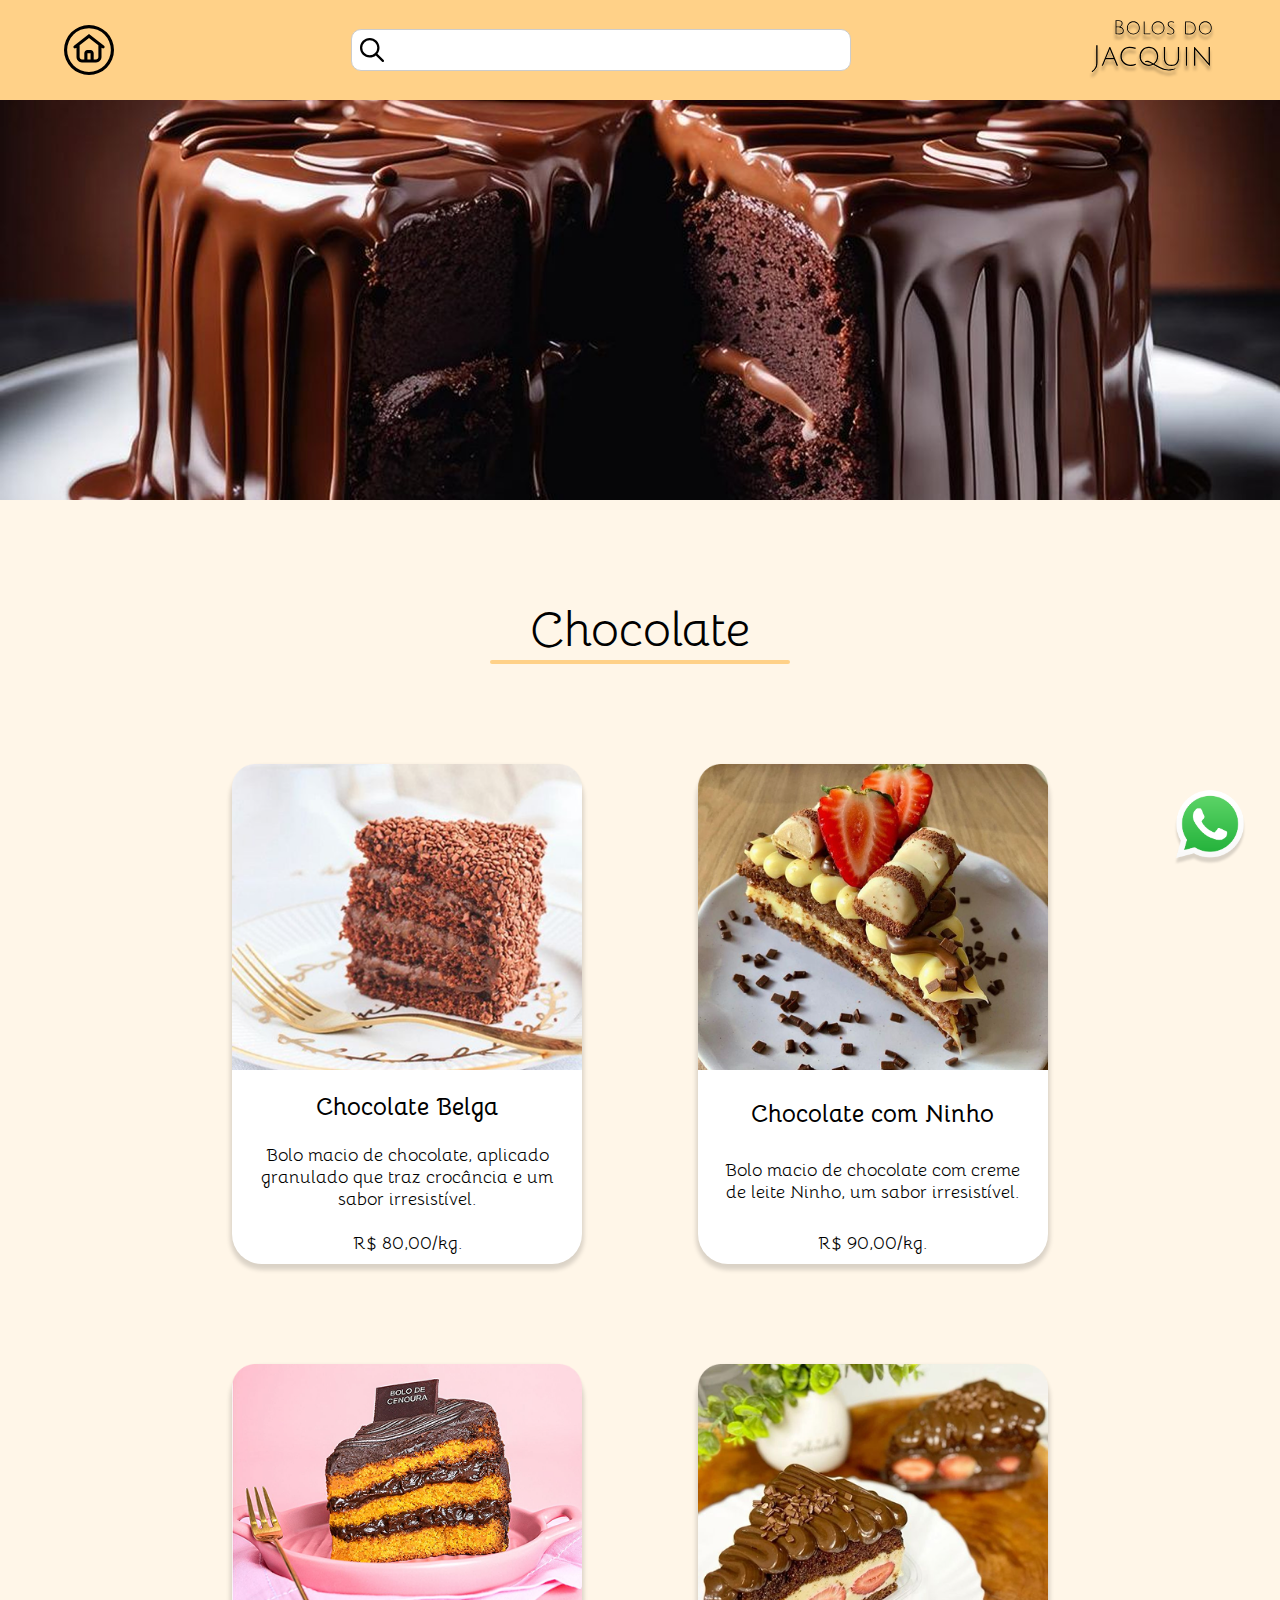
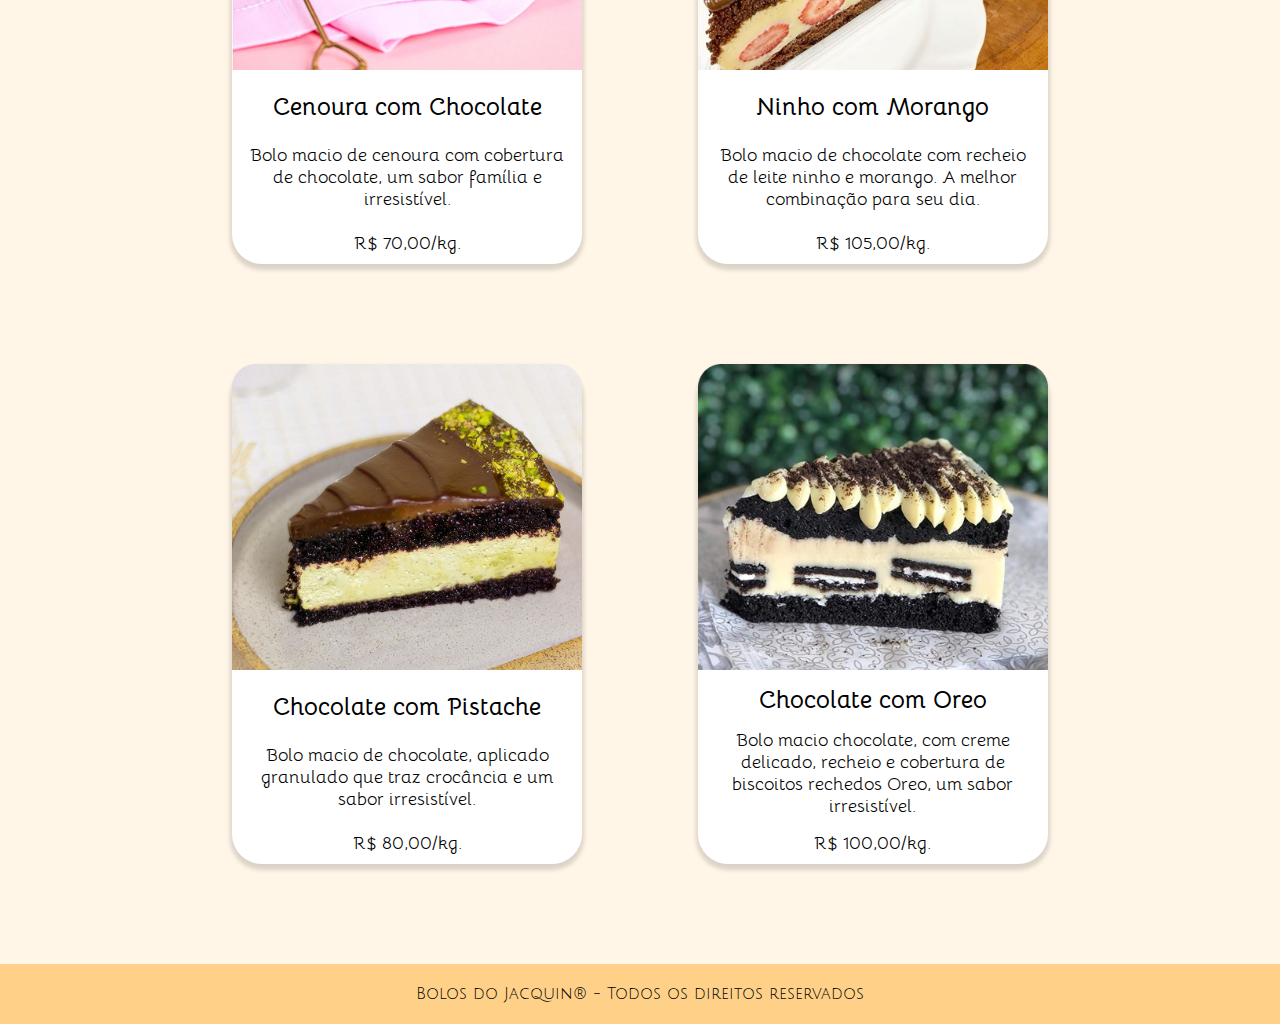
<file: index.html>
<!DOCTYPE html>
<html lang="pt-br">

<head>
  <meta charset="UTF-8">
  <meta name="viewport" content="width=device-width, initial-scale=1.0">
  <title>BJ - Produtos</title>

  <link rel="stylesheet" href="style.css">
  <link rel="preconnect" href="https://fonts.googleapis.com">
  <link rel="preconnect" href="https://fonts.gstatic.com" crossorigin>
  <link
    href="https://fonts.googleapis.com/css2?family=Bellota:ital,wght@0,300;0,400;0,700;1,300;1,400;1,700&family=Julius+Sans+One&display=swap"
    rel="stylesheet">
</head>

<body>
  <header>
    <div class="container_cabecalho">
      <svg class="icone_home" xmlns="http://www.w3.org/2000/svg"
        viewBox="0 0 512 512"><!--! Font Awesome Pro 7.0.1 by @fontawesome - https://fontawesome.com License - https://fontawesome.com/license (Commercial License) Copyright 2025 Fonticons, Inc. -->
        <path fill="currentColor"
          d="M256 32a224 224 0 1 1 0 448 224 224 0 1 1 0-448zm0 480a256 256 0 1 0 0-512 256 256 0 1 0 0 512zM240 352l0-64 32 0 0 64-32 0zm-32 0l-24 0c-13.3 0-24-10.7-24-24l0-121.1 96-74.7 96 74.7 0 121.1c0 13.3-10.7 24-24 24l-24 0 0-64c0-17.7-14.3-32-32-32l-32 0c-17.7 0-32 14.3-32 32l0 64zM128 231.8l0 96.2c0 30.9 25.1 56 56 56l144 0c30.9 0 56-25.1 56-56l0-96.2 6.2 4.8c7 5.4 17 4.2 22.5-2.8s4.2-17-2.8-22.5l-144-112c-5.8-4.5-13.9-4.5-19.6 0l-144 112c-7 5.4-8.2 15.5-2.8 22.5s15.5 8.2 22.5 2.8l6.2-4.8z" />
      </svg>
      <div class="box_busca">
        <svg class="icone_lupa" xmlns="http://www.w3.org/2000/svg"
          viewBox="0 0 512 512"><!--! Font Awesome Pro 7.0.1 by @fontawesome - https://fontawesome.com License - https://fontawesome.com/license (Commercial License) Copyright 2025 Fonticons, Inc. -->
          <path fill="currentColor"
            d="M368 208a160 160 0 1 0 -320 0 160 160 0 1 0 320 0zM337.1 371.1C301.7 399.2 256.8 416 208 416 93.1 416 0 322.9 0 208S93.1 0 208 0 416 93.1 416 208c0 48.8-16.8 93.7-44.9 129.1L505 471c9.4 9.4 9.4 24.6 0 33.9s-24.6 9.4-33.9 0L337.1 371.1z" />
        </svg>
        <input class="campo_busca" type="text" name="" id="">
      </div>
      <svg class="logo" viewBox="0 0 143 67" fill="none" xmlns="http://www.w3.org/2000/svg">
        <g filter="url(#filter0_d_5_328)">
          <path
            d="M30.7556 0.313999C31.8996 0.225999 33.0656 0.181999 34.2536 0.181999C35.4562 0.181999 36.4902 0.475333 37.3556 1.062C38.2356 1.64867 38.6756 2.49933 38.6756 3.614C38.6756 4.45 38.4409 5.22733 37.9716 5.946C37.5169 6.66467 36.9669 7.20733 36.3216 7.574C37.3629 7.89667 38.2356 8.454 38.9396 9.246C39.6436 10.038 39.9956 10.9253 39.9956 11.908C39.9956 13.2867 39.5556 14.3353 38.6756 15.054C37.8102 15.7727 36.6149 16.132 35.0896 16.132C33.5789 16.132 32.1342 16.0733 30.7556 15.956V0.313999ZM35.2216 15.186C36.2922 15.186 37.1722 14.8927 37.8616 14.306C38.5509 13.7047 38.8956 12.942 38.8956 12.018C38.8956 11.094 38.5582 10.2947 37.8836 9.62C37.2236 8.94533 36.3142 8.48333 35.1556 8.234C34.6129 8.11667 33.9822 8.058 33.2636 8.058C32.5596 8.058 32.0756 8.058 31.8116 8.058V15.076C32.4569 15.1493 33.5936 15.186 35.2216 15.186ZM37.6196 3.592C37.6196 2.78533 37.2822 2.162 36.6076 1.722C35.9476 1.282 35.1996 1.062 34.3636 1.062C33.5422 1.062 32.6916 1.09133 31.8116 1.15V7.156C32.0022 7.156 32.3616 7.156 32.8896 7.156C33.4176 7.156 34.1949 7.2 35.2216 7.288C35.8816 6.936 36.4462 6.43 36.9156 5.77C37.3849 5.11 37.6196 4.384 37.6196 3.592ZM50.6415 16.22C48.6028 16.22 46.8942 15.5087 45.5155 14.086C44.1368 12.6633 43.4475 10.9253 43.4475 8.872C43.4475 6.804 44.1368 5.05867 45.5155 3.636C46.8942 2.21333 48.6028 1.502 50.6415 1.502C52.6802 1.502 54.3888 2.21333 55.7675 3.636C57.1462 5.05867 57.8355 6.804 57.8355 8.872C57.8355 10.9253 57.1462 12.6633 55.7675 14.086C54.3888 15.5087 52.6802 16.22 50.6415 16.22ZM50.6415 2.404C48.8815 2.404 47.4148 3.02733 46.2415 4.274C45.0828 5.52067 44.5035 7.05333 44.5035 8.872C44.5035 10.676 45.0828 12.2013 46.2415 13.448C47.4148 14.68 48.8815 15.296 50.6415 15.296C52.4162 15.296 53.8828 14.68 55.0415 13.448C56.2002 12.2013 56.7795 10.676 56.7795 8.872C56.7795 7.05333 56.2002 5.52067 55.0415 4.274C53.8828 3.02733 52.4162 2.404 50.6415 2.404ZM62.2455 16V1.722H63.2575V15.076H69.8135V16H62.2455ZM78.2489 16.22C76.2103 16.22 74.5016 15.5087 73.1229 14.086C71.7443 12.6633 71.0549 10.9253 71.0549 8.872C71.0549 6.804 71.7443 5.05867 73.1229 3.636C74.5016 2.21333 76.2103 1.502 78.2489 1.502C80.2876 1.502 81.9963 2.21333 83.3749 3.636C84.7536 5.05867 85.4429 6.804 85.4429 8.872C85.4429 10.9253 84.7536 12.6633 83.3749 14.086C81.9963 15.5087 80.2876 16.22 78.2489 16.22ZM78.2489 2.404C76.4889 2.404 75.0223 3.02733 73.8489 4.274C72.6903 5.52067 72.1109 7.05333 72.1109 8.872C72.1109 10.676 72.6903 12.2013 73.8489 13.448C75.0223 14.68 76.4889 15.296 78.2489 15.296C80.0236 15.296 81.4903 14.68 82.6489 13.448C83.8076 12.2013 84.3869 10.676 84.3869 8.872C84.3869 7.05333 83.8076 5.52067 82.6489 4.274C81.4903 3.02733 80.0236 2.404 78.2489 2.404ZM92.7349 2.338C91.9429 2.338 91.2976 2.52867 90.7989 2.91C90.3002 3.29133 90.0509 3.82667 90.0509 4.516C90.0509 5.308 90.3809 6.01933 91.0409 6.65C91.5102 7.10467 92.1116 7.58867 92.8449 8.102C93.5929 8.60067 94.1062 8.96 94.3849 9.18C94.6636 9.4 95.0009 9.70067 95.3969 10.082C96.1156 10.8007 96.4749 11.6293 96.4749 12.568C96.4749 13.7853 96.0642 14.7093 95.2429 15.34C94.4362 15.956 93.2996 16.264 91.8329 16.264C90.3809 16.264 89.1636 15.8827 88.1809 15.12L88.7089 14.35C89.7062 15.0247 90.7622 15.362 91.8769 15.362C92.9916 15.362 93.8569 15.1273 94.4729 14.658C95.1036 14.1887 95.4189 13.5287 95.4189 12.678C95.4189 11.9447 95.1036 11.27 94.4729 10.654C94.0329 10.214 93.4389 9.73733 92.6909 9.224C91.9576 8.71067 91.4442 8.344 91.1509 8.124C90.8576 7.88933 90.5129 7.58133 90.1169 7.2C89.3689 6.452 88.9949 5.58667 88.9949 4.604C88.9949 3.62133 89.3396 2.85133 90.0289 2.294C90.7329 1.73667 91.7009 1.458 92.9329 1.458C94.1649 1.458 95.2722 1.7 96.2549 2.184L95.8809 2.998C94.9716 2.558 93.9229 2.338 92.7349 2.338ZM113.034 15.252C114.912 15.252 116.415 14.746 117.544 13.734C118.688 12.722 119.26 11.1967 119.26 9.158C119.26 7.11933 118.615 5.49867 117.324 4.296C116.048 3.09333 114.472 2.492 112.594 2.492C111.26 2.492 110.233 2.52133 109.514 2.58V15.098C110.394 15.2007 111.568 15.252 113.034 15.252ZM112.594 1.59C114.794 1.59 116.628 2.272 118.094 3.636C119.576 4.98533 120.316 6.826 120.316 9.158C120.316 11.49 119.634 13.2427 118.27 14.416C116.921 15.5893 115.176 16.176 113.034 16.176C111.553 16.176 110.028 16.1027 108.458 15.956V1.722C109.632 1.634 111.01 1.59 112.594 1.59ZM131.036 16.22C128.997 16.22 127.289 15.5087 125.91 14.086C124.531 12.6633 123.842 10.9253 123.842 8.872C123.842 6.804 124.531 5.05867 125.91 3.636C127.289 2.21333 128.997 1.502 131.036 1.502C133.075 1.502 134.783 2.21333 136.162 3.636C137.541 5.05867 138.23 6.804 138.23 8.872C138.23 10.9253 137.541 12.6633 136.162 14.086C134.783 15.5087 133.075 16.22 131.036 16.22ZM131.036 2.404C129.276 2.404 127.809 3.02733 126.636 4.274C125.477 5.52067 124.898 7.05333 124.898 8.872C124.898 10.676 125.477 12.2013 126.636 13.448C127.809 14.68 129.276 15.296 131.036 15.296C132.811 15.296 134.277 14.68 135.436 13.448C136.595 12.2013 137.174 10.676 137.174 8.872C137.174 7.05333 136.595 5.52067 135.436 4.274C134.277 3.02733 132.811 2.404 131.036 2.404ZM9.13025 48.44V28.12H10.6663V47.416C10.6663 50.2747 10.0689 52.5573 8.87425 54.264C8.27692 55.1387 7.66892 55.864 7.05025 56.44C6.43158 57.0373 5.67425 57.656 4.77825 58.296L4.10625 57.304C7.45558 54.8507 9.13025 51.896 9.13025 48.44ZM19.739 43.8L16.763 51H15.259L23.963 30.104H24.827L33.595 51H31.963L28.955 43.8H19.739ZM24.315 32.472C23.995 33.432 23.707 34.232 23.451 34.872L20.251 42.552H28.443L25.275 34.904C24.7843 33.7093 24.4643 32.8987 24.315 32.472ZM53.5938 49.976C51.9938 50.872 49.7644 51.32 46.9058 51.32C44.0684 51.32 41.5618 50.296 39.3858 48.248C37.2311 46.2 36.1538 43.6613 36.1538 40.632C36.1538 37.5813 37.0924 35.032 38.9698 32.984C40.8684 30.936 43.3111 29.912 46.2978 29.912C48.7084 29.912 51.0658 30.2853 53.3698 31.032L52.9858 32.248C50.7671 31.5653 48.4738 31.224 46.1058 31.224C43.7378 31.224 41.7431 32.1307 40.1218 33.944C38.5218 35.736 37.7218 37.944 37.7218 40.568C37.7218 43.1707 38.6498 45.3893 40.5058 47.224C42.3831 49.0587 44.5484 49.976 47.0018 49.976C49.4551 49.976 51.4924 49.6347 53.1138 48.952L53.5938 49.976ZM68.024 51.32C65.0587 51.32 62.5733 50.2853 60.568 48.216C58.5627 46.1467 57.56 43.6187 57.56 40.632C57.56 37.624 58.5627 35.0853 60.568 33.016C62.5733 30.9467 65.0587 29.912 68.024 29.912C70.9893 29.912 73.464 30.9467 75.448 33.016C77.4533 35.0853 78.456 37.6133 78.456 40.6C78.456 42.3707 78.0827 44.0133 77.336 45.528C76.5893 47.0427 75.5653 48.2907 74.264 49.272C79.3413 52.28 83.2453 54.0933 85.976 54.712C87.384 55.0533 88.7387 55.224 90.04 55.224C91.3413 55.224 92.7387 55.0747 94.232 54.776C95.7467 54.4773 96.824 54.168 97.464 53.848L97.816 54.68C97.0053 55.064 95.8213 55.4373 94.264 55.8C92.728 56.184 91.2773 56.376 89.912 56.376C88.568 56.376 87.128 56.1947 85.592 55.832C84.056 55.4907 82.456 54.936 80.792 54.168C79.128 53.4 77.8373 52.7707 76.92 52.28C76.024 51.8107 74.7227 51.0747 73.016 50.072C71.48 50.904 69.816 51.32 68.024 51.32ZM67.992 31.224C65.432 31.224 63.3093 32.1307 61.624 33.944C59.9387 35.7573 59.096 37.9867 59.096 40.632C59.096 43.256 59.9387 45.4747 61.624 47.288C63.3093 49.08 65.4427 49.976 68.024 49.976C69.368 49.976 70.584 49.72 71.672 49.208C69.2613 47.5867 67.384 46.776 66.04 46.776C65.272 46.776 64.568 46.9253 63.928 47.224L63.448 46.328C64.1733 45.8587 64.984 45.624 65.88 45.624C66.776 45.624 67.6507 45.784 68.504 46.104C69.3573 46.424 70.072 46.7547 70.648 47.096C71.2453 47.4373 72.0133 47.9173 72.952 48.536C74.1893 47.704 75.16 46.5947 75.864 45.208C76.5893 43.8 76.952 42.264 76.952 40.6C76.952 37.976 76.0987 35.7573 74.392 33.944C72.7067 32.1307 70.5733 31.224 67.992 31.224ZM99.6553 48.856C98.2473 50.4987 96.1033 51.32 93.2233 51.32C90.3433 51.32 88.1993 50.4987 86.7913 48.856C85.3833 47.2133 84.6793 44.9413 84.6793 42.04V30.232H86.1513V42.04C86.1513 47.352 88.5086 50.008 93.2233 50.008C97.9379 50.008 100.295 47.352 100.295 42.04V30.232H101.767V42.04C101.767 44.9413 101.063 47.2133 99.6553 48.856ZM109.246 51V30.232H110.718V51H109.246ZM118.403 51V30.104H119.107L132.739 45.784C133.229 46.3387 133.677 46.8933 134.083 47.448C134.509 47.9813 134.733 48.2587 134.755 48.28C134.712 47.768 134.691 46.7653 134.691 45.272V30.232H136.163V51.128H135.459L121.571 35.192L119.811 33.048C119.853 33.4747 119.875 34.4773 119.875 36.056V51H118.403Z"
            fill="black" />
        </g>
        <defs>
          <filter id="filter0_d_5_328" x="0.106201" y="0.181999" width="142.124" height="66.114"
            filterUnits="userSpaceOnUse" color-interpolation-filters="sRGB">
            <feFlood flood-opacity="0" result="BackgroundImageFix" />
            <feColorMatrix in="SourceAlpha" type="matrix" values="0 0 0 0 0 0 0 0 0 0 0 0 0 0 0 0 0 0 127 0"
              result="hardAlpha" />
            <feOffset dy="4" />
            <feGaussianBlur stdDeviation="2" />
            <feComposite in2="hardAlpha" operator="out" />
            <feColorMatrix type="matrix" values="0 0 0 0 0 0 0 0 0 0 0 0 0 0 0 0 0 0 0.25 0" />
            <feBlend mode="normal" in2="BackgroundImageFix" result="effect1_dropShadow_5_328" />
            <feBlend mode="normal" in="SourceGraphic" in2="effect1_dropShadow_5_328" result="shape" />
          </filter>
        </defs>
      </svg>
    </div>
  </header>
  
  <main>
    <section class="banner"></section>
    <section class="container">
      <h1 class="acessivel">produtos de chocolate</h1>
      <div class="titulo">
        <span>Chocolate</span>
        <hr>
      </div>

      <section class="cards">
        <div class="card">
          <img src="./assets/imgs/choc-belga.png" alt="Uma fatia de bolo de chocolate belga">
          <h2>Chocolate Belga</h2>
          <p>Bolo macio de chocolate, aplicado granulado que traz crocância e um sabor irresistível.</p>
          <span>R$ 80,00/kg.</span>
        </div>

        <div class="card">
          <img src="./assets/imgs/choc-ninho.png" alt="Uma fatia de bolo de chocolate com ninho">
          <h2>Chocolate com Ninho</h2>
          <p>Bolo macio de chocolate com creme de leite Ninho, um sabor irresistível.</p>
          <span>R$ 90,00/kg.</span>
        </div>

        <div class="card">
          <img src="./assets/imgs/cenoura-choc.png" alt="Uma fatia de bolo de cenoura com cobertura de chocolate">
          <h2>Cenoura com Chocolate</h2>
          <p>Bolo macio de cenoura com cobertura de chocolate, um sabor família e irresistível.</p>
          <span>R$ 70,00/kg.</span>
        </div>

        <div class="card">
          <img src="./assets/imgs/choc-ninho-morango.png" alt="Uma fatia de bolo de ninho com morango e cobertura de chocolate">
          <h2>Ninho com Morango</h2>
          <p>Bolo macio de chocolate com recheio de leite ninho e morango. A melhor combinação para seu dia.</p>
          <span>R$ 105,00/kg.</span>
        </div>

        <div class="card">
          <img src="./assets/imgs/choc-pistache.png" alt="Uma fatia de bolo de chocolate com pistache">
          <h2>Chocolate com Pistache</h2>
          <p>Bolo macio de chocolate, aplicado granulado que traz crocância e um sabor irresistível.</p>
          <span>R$ 80,00/kg.</span>
        </div>

        <div class="card">
          <img src="./assets/imgs/choc-oreo.png" alt="Uma fatia de bolo de chocolate com biscoito recheado Oreo">
          <h2>Chocolate com Oreo</h2>
          <p>Bolo macio chocolate, com creme delicado, recheio e cobertura de biscoitos rechedos Oreo, um sabor irresistível.</p>
          <span>R$ 100,00/kg.</span>
        </div>
      </section>
    </section>

    <a class="whatsapp" href="https://wa.me/5511999999999?text=Olá%20,%20gostaria%20de%20mais%20informações." target="_blank">
      <img src="./assets/whatsapp.png" alt="icone do whatsapp">
    </a>
  </main>

  <footer>
    <p>Bolos do Jacquin® - Todos os direitos reservados</p>
  </footer>
</body>

</html>
</file>
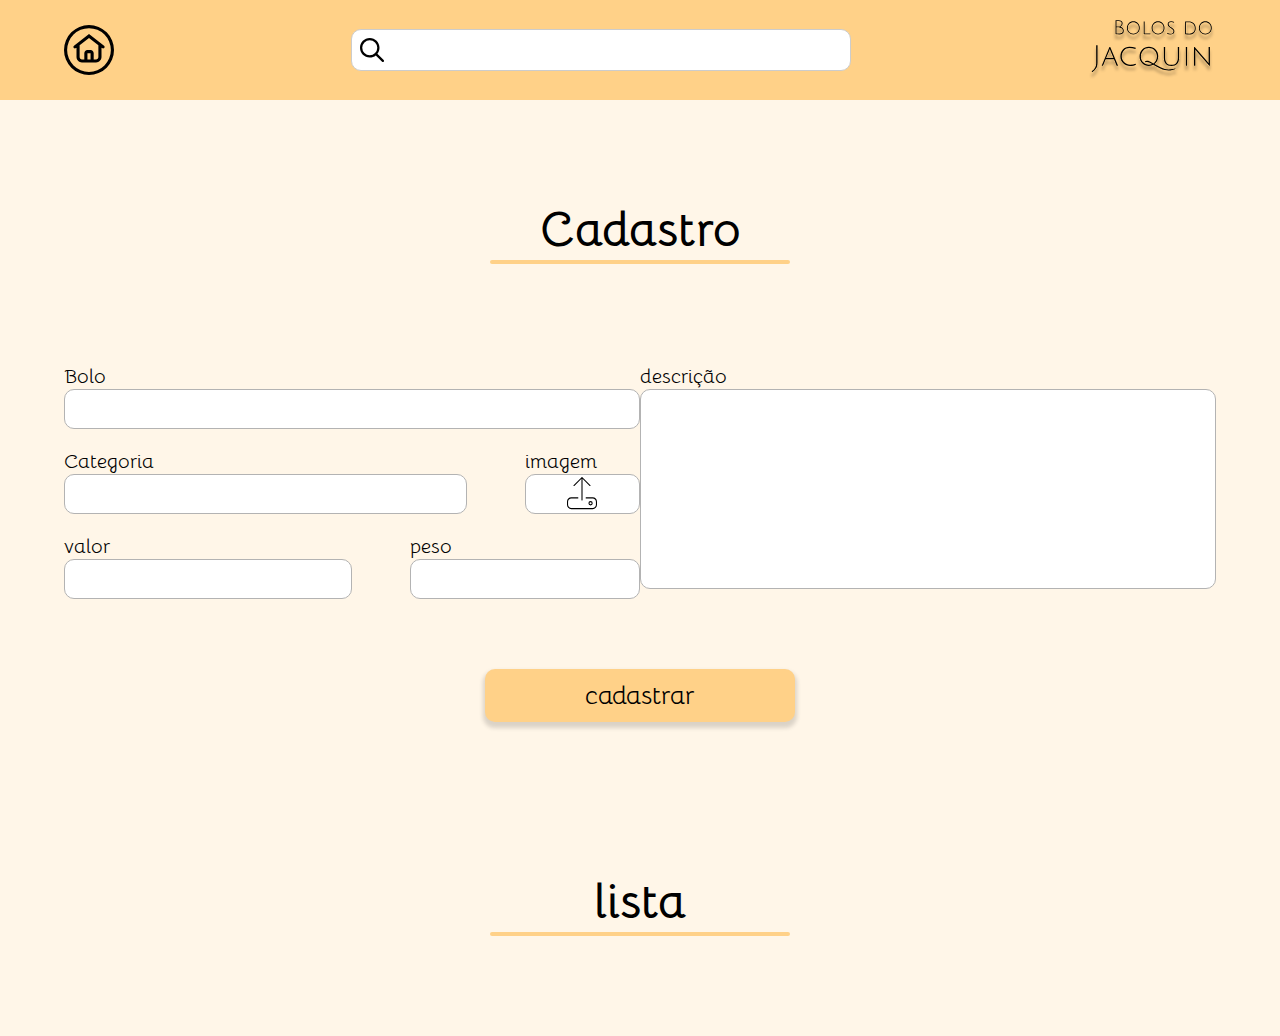
<file: cadastro/index.html>
<!DOCTYPE html>
<html lang="pt-br">

<head>
    <meta charset="UTF-8">
    <meta name="viewport" content="width=device-width, initial-scale=1.0">
    <title>BJ - Cadastro</title>

    <link rel="stylesheet" href="style.css">
    <link rel="preconnect" href="https://fonts.googleapis.com">
    <link rel="preconnect" href="https://fonts.gstatic.com" crossorigin>
    <link
        href="https://fonts.googleapis.com/css2?family=Bellota:ital,wght@0,300;0,400;0,700;1,300;1,400;1,700&family=Julius+Sans+One&display=swap"
        rel="stylesheet">
</head>

<body>
    <header>
        <div class="container_cabecalho">
            <svg class="icone_home" xmlns="http://www.w3.org/2000/svg"
                viewBox="0 0 512 512"><!--! Font Awesome Pro 7.0.1 by @fontawesome - https://fontawesome.com License - https://fontawesome.com/license (Commercial License) Copyright 2025 Fonticons, Inc. -->
                <path fill="currentColor"
                    d="M256 32a224 224 0 1 1 0 448 224 224 0 1 1 0-448zm0 480a256 256 0 1 0 0-512 256 256 0 1 0 0 512zM240 352l0-64 32 0 0 64-32 0zm-32 0l-24 0c-13.3 0-24-10.7-24-24l0-121.1 96-74.7 96 74.7 0 121.1c0 13.3-10.7 24-24 24l-24 0 0-64c0-17.7-14.3-32-32-32l-32 0c-17.7 0-32 14.3-32 32l0 64zM128 231.8l0 96.2c0 30.9 25.1 56 56 56l144 0c30.9 0 56-25.1 56-56l0-96.2 6.2 4.8c7 5.4 17 4.2 22.5-2.8s4.2-17-2.8-22.5l-144-112c-5.8-4.5-13.9-4.5-19.6 0l-144 112c-7 5.4-8.2 15.5-2.8 22.5s15.5 8.2 22.5 2.8l6.2-4.8z" />
            </svg>
            <div class="box_busca">
                <svg class="icone_lupa" xmlns="http://www.w3.org/2000/svg"
                    viewBox="0 0 512 512"><!--! Font Awesome Pro 7.0.1 by @fontawesome - https://fontawesome.com License - https://fontawesome.com/license (Commercial License) Copyright 2025 Fonticons, Inc. -->
                    <path fill="currentColor"
                        d="M368 208a160 160 0 1 0 -320 0 160 160 0 1 0 320 0zM337.1 371.1C301.7 399.2 256.8 416 208 416 93.1 416 0 322.9 0 208S93.1 0 208 0 416 93.1 416 208c0 48.8-16.8 93.7-44.9 129.1L505 471c9.4 9.4 9.4 24.6 0 33.9s-24.6 9.4-33.9 0L337.1 371.1z" />
                </svg>
                <input class="campo_busca" type="text" name="" id="">
            </div>
            <svg class="logo" viewBox="0 0 143 67" fill="none" xmlns="http://www.w3.org/2000/svg">
                <g filter="url(#filter0_d_5_328)">
                    <path
                        d="M30.7556 0.313999C31.8996 0.225999 33.0656 0.181999 34.2536 0.181999C35.4562 0.181999 36.4902 0.475333 37.3556 1.062C38.2356 1.64867 38.6756 2.49933 38.6756 3.614C38.6756 4.45 38.4409 5.22733 37.9716 5.946C37.5169 6.66467 36.9669 7.20733 36.3216 7.574C37.3629 7.89667 38.2356 8.454 38.9396 9.246C39.6436 10.038 39.9956 10.9253 39.9956 11.908C39.9956 13.2867 39.5556 14.3353 38.6756 15.054C37.8102 15.7727 36.6149 16.132 35.0896 16.132C33.5789 16.132 32.1342 16.0733 30.7556 15.956V0.313999ZM35.2216 15.186C36.2922 15.186 37.1722 14.8927 37.8616 14.306C38.5509 13.7047 38.8956 12.942 38.8956 12.018C38.8956 11.094 38.5582 10.2947 37.8836 9.62C37.2236 8.94533 36.3142 8.48333 35.1556 8.234C34.6129 8.11667 33.9822 8.058 33.2636 8.058C32.5596 8.058 32.0756 8.058 31.8116 8.058V15.076C32.4569 15.1493 33.5936 15.186 35.2216 15.186ZM37.6196 3.592C37.6196 2.78533 37.2822 2.162 36.6076 1.722C35.9476 1.282 35.1996 1.062 34.3636 1.062C33.5422 1.062 32.6916 1.09133 31.8116 1.15V7.156C32.0022 7.156 32.3616 7.156 32.8896 7.156C33.4176 7.156 34.1949 7.2 35.2216 7.288C35.8816 6.936 36.4462 6.43 36.9156 5.77C37.3849 5.11 37.6196 4.384 37.6196 3.592ZM50.6415 16.22C48.6028 16.22 46.8942 15.5087 45.5155 14.086C44.1368 12.6633 43.4475 10.9253 43.4475 8.872C43.4475 6.804 44.1368 5.05867 45.5155 3.636C46.8942 2.21333 48.6028 1.502 50.6415 1.502C52.6802 1.502 54.3888 2.21333 55.7675 3.636C57.1462 5.05867 57.8355 6.804 57.8355 8.872C57.8355 10.9253 57.1462 12.6633 55.7675 14.086C54.3888 15.5087 52.6802 16.22 50.6415 16.22ZM50.6415 2.404C48.8815 2.404 47.4148 3.02733 46.2415 4.274C45.0828 5.52067 44.5035 7.05333 44.5035 8.872C44.5035 10.676 45.0828 12.2013 46.2415 13.448C47.4148 14.68 48.8815 15.296 50.6415 15.296C52.4162 15.296 53.8828 14.68 55.0415 13.448C56.2002 12.2013 56.7795 10.676 56.7795 8.872C56.7795 7.05333 56.2002 5.52067 55.0415 4.274C53.8828 3.02733 52.4162 2.404 50.6415 2.404ZM62.2455 16V1.722H63.2575V15.076H69.8135V16H62.2455ZM78.2489 16.22C76.2103 16.22 74.5016 15.5087 73.1229 14.086C71.7443 12.6633 71.0549 10.9253 71.0549 8.872C71.0549 6.804 71.7443 5.05867 73.1229 3.636C74.5016 2.21333 76.2103 1.502 78.2489 1.502C80.2876 1.502 81.9963 2.21333 83.3749 3.636C84.7536 5.05867 85.4429 6.804 85.4429 8.872C85.4429 10.9253 84.7536 12.6633 83.3749 14.086C81.9963 15.5087 80.2876 16.22 78.2489 16.22ZM78.2489 2.404C76.4889 2.404 75.0223 3.02733 73.8489 4.274C72.6903 5.52067 72.1109 7.05333 72.1109 8.872C72.1109 10.676 72.6903 12.2013 73.8489 13.448C75.0223 14.68 76.4889 15.296 78.2489 15.296C80.0236 15.296 81.4903 14.68 82.6489 13.448C83.8076 12.2013 84.3869 10.676 84.3869 8.872C84.3869 7.05333 83.8076 5.52067 82.6489 4.274C81.4903 3.02733 80.0236 2.404 78.2489 2.404ZM92.7349 2.338C91.9429 2.338 91.2976 2.52867 90.7989 2.91C90.3002 3.29133 90.0509 3.82667 90.0509 4.516C90.0509 5.308 90.3809 6.01933 91.0409 6.65C91.5102 7.10467 92.1116 7.58867 92.8449 8.102C93.5929 8.60067 94.1062 8.96 94.3849 9.18C94.6636 9.4 95.0009 9.70067 95.3969 10.082C96.1156 10.8007 96.4749 11.6293 96.4749 12.568C96.4749 13.7853 96.0642 14.7093 95.2429 15.34C94.4362 15.956 93.2996 16.264 91.8329 16.264C90.3809 16.264 89.1636 15.8827 88.1809 15.12L88.7089 14.35C89.7062 15.0247 90.7622 15.362 91.8769 15.362C92.9916 15.362 93.8569 15.1273 94.4729 14.658C95.1036 14.1887 95.4189 13.5287 95.4189 12.678C95.4189 11.9447 95.1036 11.27 94.4729 10.654C94.0329 10.214 93.4389 9.73733 92.6909 9.224C91.9576 8.71067 91.4442 8.344 91.1509 8.124C90.8576 7.88933 90.5129 7.58133 90.1169 7.2C89.3689 6.452 88.9949 5.58667 88.9949 4.604C88.9949 3.62133 89.3396 2.85133 90.0289 2.294C90.7329 1.73667 91.7009 1.458 92.9329 1.458C94.1649 1.458 95.2722 1.7 96.2549 2.184L95.8809 2.998C94.9716 2.558 93.9229 2.338 92.7349 2.338ZM113.034 15.252C114.912 15.252 116.415 14.746 117.544 13.734C118.688 12.722 119.26 11.1967 119.26 9.158C119.26 7.11933 118.615 5.49867 117.324 4.296C116.048 3.09333 114.472 2.492 112.594 2.492C111.26 2.492 110.233 2.52133 109.514 2.58V15.098C110.394 15.2007 111.568 15.252 113.034 15.252ZM112.594 1.59C114.794 1.59 116.628 2.272 118.094 3.636C119.576 4.98533 120.316 6.826 120.316 9.158C120.316 11.49 119.634 13.2427 118.27 14.416C116.921 15.5893 115.176 16.176 113.034 16.176C111.553 16.176 110.028 16.1027 108.458 15.956V1.722C109.632 1.634 111.01 1.59 112.594 1.59ZM131.036 16.22C128.997 16.22 127.289 15.5087 125.91 14.086C124.531 12.6633 123.842 10.9253 123.842 8.872C123.842 6.804 124.531 5.05867 125.91 3.636C127.289 2.21333 128.997 1.502 131.036 1.502C133.075 1.502 134.783 2.21333 136.162 3.636C137.541 5.05867 138.23 6.804 138.23 8.872C138.23 10.9253 137.541 12.6633 136.162 14.086C134.783 15.5087 133.075 16.22 131.036 16.22ZM131.036 2.404C129.276 2.404 127.809 3.02733 126.636 4.274C125.477 5.52067 124.898 7.05333 124.898 8.872C124.898 10.676 125.477 12.2013 126.636 13.448C127.809 14.68 129.276 15.296 131.036 15.296C132.811 15.296 134.277 14.68 135.436 13.448C136.595 12.2013 137.174 10.676 137.174 8.872C137.174 7.05333 136.595 5.52067 135.436 4.274C134.277 3.02733 132.811 2.404 131.036 2.404ZM9.13025 48.44V28.12H10.6663V47.416C10.6663 50.2747 10.0689 52.5573 8.87425 54.264C8.27692 55.1387 7.66892 55.864 7.05025 56.44C6.43158 57.0373 5.67425 57.656 4.77825 58.296L4.10625 57.304C7.45558 54.8507 9.13025 51.896 9.13025 48.44ZM19.739 43.8L16.763 51H15.259L23.963 30.104H24.827L33.595 51H31.963L28.955 43.8H19.739ZM24.315 32.472C23.995 33.432 23.707 34.232 23.451 34.872L20.251 42.552H28.443L25.275 34.904C24.7843 33.7093 24.4643 32.8987 24.315 32.472ZM53.5938 49.976C51.9938 50.872 49.7644 51.32 46.9058 51.32C44.0684 51.32 41.5618 50.296 39.3858 48.248C37.2311 46.2 36.1538 43.6613 36.1538 40.632C36.1538 37.5813 37.0924 35.032 38.9698 32.984C40.8684 30.936 43.3111 29.912 46.2978 29.912C48.7084 29.912 51.0658 30.2853 53.3698 31.032L52.9858 32.248C50.7671 31.5653 48.4738 31.224 46.1058 31.224C43.7378 31.224 41.7431 32.1307 40.1218 33.944C38.5218 35.736 37.7218 37.944 37.7218 40.568C37.7218 43.1707 38.6498 45.3893 40.5058 47.224C42.3831 49.0587 44.5484 49.976 47.0018 49.976C49.4551 49.976 51.4924 49.6347 53.1138 48.952L53.5938 49.976ZM68.024 51.32C65.0587 51.32 62.5733 50.2853 60.568 48.216C58.5627 46.1467 57.56 43.6187 57.56 40.632C57.56 37.624 58.5627 35.0853 60.568 33.016C62.5733 30.9467 65.0587 29.912 68.024 29.912C70.9893 29.912 73.464 30.9467 75.448 33.016C77.4533 35.0853 78.456 37.6133 78.456 40.6C78.456 42.3707 78.0827 44.0133 77.336 45.528C76.5893 47.0427 75.5653 48.2907 74.264 49.272C79.3413 52.28 83.2453 54.0933 85.976 54.712C87.384 55.0533 88.7387 55.224 90.04 55.224C91.3413 55.224 92.7387 55.0747 94.232 54.776C95.7467 54.4773 96.824 54.168 97.464 53.848L97.816 54.68C97.0053 55.064 95.8213 55.4373 94.264 55.8C92.728 56.184 91.2773 56.376 89.912 56.376C88.568 56.376 87.128 56.1947 85.592 55.832C84.056 55.4907 82.456 54.936 80.792 54.168C79.128 53.4 77.8373 52.7707 76.92 52.28C76.024 51.8107 74.7227 51.0747 73.016 50.072C71.48 50.904 69.816 51.32 68.024 51.32ZM67.992 31.224C65.432 31.224 63.3093 32.1307 61.624 33.944C59.9387 35.7573 59.096 37.9867 59.096 40.632C59.096 43.256 59.9387 45.4747 61.624 47.288C63.3093 49.08 65.4427 49.976 68.024 49.976C69.368 49.976 70.584 49.72 71.672 49.208C69.2613 47.5867 67.384 46.776 66.04 46.776C65.272 46.776 64.568 46.9253 63.928 47.224L63.448 46.328C64.1733 45.8587 64.984 45.624 65.88 45.624C66.776 45.624 67.6507 45.784 68.504 46.104C69.3573 46.424 70.072 46.7547 70.648 47.096C71.2453 47.4373 72.0133 47.9173 72.952 48.536C74.1893 47.704 75.16 46.5947 75.864 45.208C76.5893 43.8 76.952 42.264 76.952 40.6C76.952 37.976 76.0987 35.7573 74.392 33.944C72.7067 32.1307 70.5733 31.224 67.992 31.224ZM99.6553 48.856C98.2473 50.4987 96.1033 51.32 93.2233 51.32C90.3433 51.32 88.1993 50.4987 86.7913 48.856C85.3833 47.2133 84.6793 44.9413 84.6793 42.04V30.232H86.1513V42.04C86.1513 47.352 88.5086 50.008 93.2233 50.008C97.9379 50.008 100.295 47.352 100.295 42.04V30.232H101.767V42.04C101.767 44.9413 101.063 47.2133 99.6553 48.856ZM109.246 51V30.232H110.718V51H109.246ZM118.403 51V30.104H119.107L132.739 45.784C133.229 46.3387 133.677 46.8933 134.083 47.448C134.509 47.9813 134.733 48.2587 134.755 48.28C134.712 47.768 134.691 46.7653 134.691 45.272V30.232H136.163V51.128H135.459L121.571 35.192L119.811 33.048C119.853 33.4747 119.875 34.4773 119.875 36.056V51H118.403Z"
                        fill="black" />
                </g>
                <defs>
                    <filter id="filter0_d_5_328" x="0.106201" y="0.181999" width="142.124" height="66.114"
                        filterUnits="userSpaceOnUse" color-interpolation-filters="sRGB">
                        <feFlood flood-opacity="0" result="BackgroundImageFix" />
                        <feColorMatrix in="SourceAlpha" type="matrix" values="0 0 0 0 0 0 0 0 0 0 0 0 0 0 0 0 0 0 127 0"
                            result="hardAlpha" />
                        <feOffset dy="4" />
                        <feGaussianBlur stdDeviation="2" />
                        <feComposite in2="hardAlpha" operator="out" />
                        <feColorMatrix type="matrix" values="0 0 0 0 0 0 0 0 0 0 0 0 0 0 0 0 0 0 0.25 0" />
                        <feBlend mode="normal" in2="BackgroundImageFix" result="effect1_dropShadow_5_328" />
                        <feBlend mode="normal" in="SourceGraphic" in2="effect1_dropShadow_5_328" result="shape" />
                    </filter>
                </defs>
            </svg>
        </div>
    </header>

    <main>
        <h1 class="acessivel">tela de cadastro e listagem de produtos</h1>

        <section class="container_cadastro">
            <h2>Cadastro</h2>
            <hr>

            <div class="box_cadastro">
                <div class="cadastro_coluna1">
                    <div class="bolos">
                        <label for="bolo">Bolo</label>
                        <input type="text" name="" id="bolo">
                    </div>

                    <div class="categoria_img">
                        <div class="categoria">
                            <label for="cat">Categoria</label>
                            <input type="text" name="" id="cat">
                        </div>
                        <div class="img">
                            <label for="img">
                                <span>imagem</span>
                                <div>
                                    <svg xmlns="http://www.w3.org/2000/svg"
                                        viewBox="0 0 448 512"><!--! Font Awesome Pro 7.0.1 by @fontawesome - https://fontawesome.com License - https://fontawesome.com/license (Commercial License) Copyright 2025 Fonticons, Inc. -->
                                        <path fill="currentColor"
                                            d="M232 344l0-316.7 106.3 106.3c3.1 3.1 8.2 3.1 11.3 0s3.1-8.2 0-11.3l-120-120c-3.1-3.1-8.2-3.1-11.3 0l-120 120c-3.1 3.1-3.1 8.2 0 11.3s8.2 3.1 11.3 0L216 27.3 216 344c0 4.4 3.6 8 8 8s8-3.6 8-8zm48-24l104 0c26.5 0 48 21.5 48 48l0 48c0 26.5-21.5 48-48 48L64 464c-26.5 0-48-21.5-48-48l0-48c0-26.5 21.5-48 48-48l104 0 0-16-104 0c-35.3 0-64 28.7-64 64l0 48c0 35.3 28.7 64 64 64l320 0c35.3 0 64-28.7 64-64l0-48c0-35.3-28.7-64-64-64l-104 0 0 16zm88 72a16 16 0 1 1 -32 0 16 16 0 1 1 32 0zm-16-32a32 32 0 1 0 0 64 32 32 0 1 0 0-64z" />
                                    </svg>
                                </div>
                            </label>
                            <input type="file" name="" id="img">
                        </div>
                    </div>

                    <div class="valor_peso">
                        <div class="valor">
                            <label for="val">valor</label>
                            <input type="text" name="" id="val">
                        </div>

                        <div class="peso">
                            <label for="peso">peso</label>
                            <input type="text" name="" id="peso">
                        </div>
                    </div>
                </div>

                <div class="cadastro_coluna2">
                    <label for="desc">descrição</label>
                    <textarea name="" id="desc"></textarea>
                </div>
            </div>
            <input type="button" value="cadastrar">
        </section>

        <section class="container_lista">
            <h2>lista</h2>
            <hr>

            <table>
                <thead>
                    <tr>
                        <th></th>
                        <th></th>
                        <th></th>
                        <th></th>
                    </tr>
                </thead>
            </table>
        </section>

    </main>




</body>

</html>
</file>
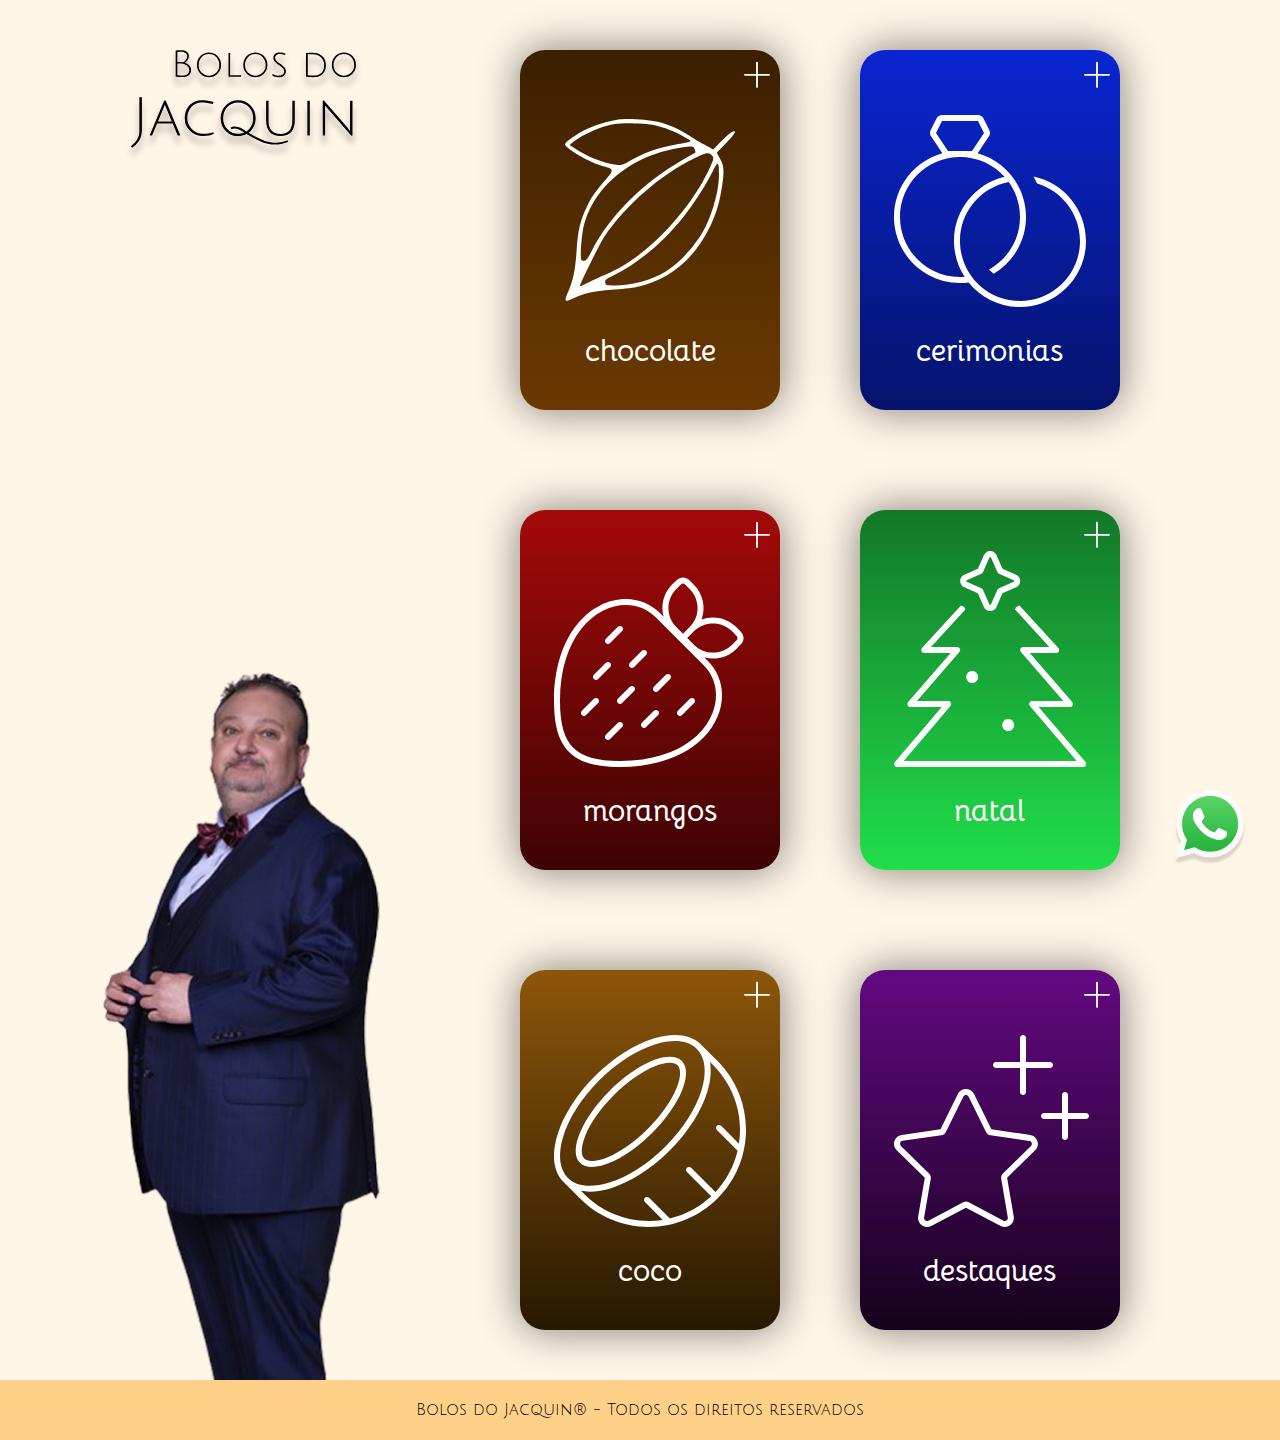
<file: home/index.html>
<!DOCTYPE html>
<html lang="pt-br">

<head>
    <meta charset="UTF-8">
    <meta name="viewport" content="width=device-width, initial-scale=1.0">
    <title>BJ - home</title>

    <link rel="icon" href="../assets/lupa.svg" type="image/svg+xml">

    <link rel="stylesheet" href="style.css">
    <link rel="preconnect" href="https://fonts.googleapis.com">
    <link rel="preconnect" href="https://fonts.gstatic.com" crossorigin>
    <link
        href="https://fonts.googleapis.com/css2?family=Bellota:ital,wght@0,300;0,400;0,700;1,300;1,400;1,700&family=Julius+Sans+One&display=swap"
        rel="stylesheet">
</head>

<body>

    <main class="main_home">
        <section class="secao_logo">
            <svg viewBox="0 0 143 67" fill="none" xmlns="http://www.w3.org/2000/svg">
                <g filter="url(#filter0_d_5_328)">
                    <path
                        d="M30.7556 0.313999C31.8996 0.225999 33.0656 0.181999 34.2536 0.181999C35.4562 0.181999 36.4902 0.475333 37.3556 1.062C38.2356 1.64867 38.6756 2.49933 38.6756 3.614C38.6756 4.45 38.4409 5.22733 37.9716 5.946C37.5169 6.66467 36.9669 7.20733 36.3216 7.574C37.3629 7.89667 38.2356 8.454 38.9396 9.246C39.6436 10.038 39.9956 10.9253 39.9956 11.908C39.9956 13.2867 39.5556 14.3353 38.6756 15.054C37.8102 15.7727 36.6149 16.132 35.0896 16.132C33.5789 16.132 32.1342 16.0733 30.7556 15.956V0.313999ZM35.2216 15.186C36.2922 15.186 37.1722 14.8927 37.8616 14.306C38.5509 13.7047 38.8956 12.942 38.8956 12.018C38.8956 11.094 38.5582 10.2947 37.8836 9.62C37.2236 8.94533 36.3142 8.48333 35.1556 8.234C34.6129 8.11667 33.9822 8.058 33.2636 8.058C32.5596 8.058 32.0756 8.058 31.8116 8.058V15.076C32.4569 15.1493 33.5936 15.186 35.2216 15.186ZM37.6196 3.592C37.6196 2.78533 37.2822 2.162 36.6076 1.722C35.9476 1.282 35.1996 1.062 34.3636 1.062C33.5422 1.062 32.6916 1.09133 31.8116 1.15V7.156C32.0022 7.156 32.3616 7.156 32.8896 7.156C33.4176 7.156 34.1949 7.2 35.2216 7.288C35.8816 6.936 36.4462 6.43 36.9156 5.77C37.3849 5.11 37.6196 4.384 37.6196 3.592ZM50.6415 16.22C48.6028 16.22 46.8942 15.5087 45.5155 14.086C44.1368 12.6633 43.4475 10.9253 43.4475 8.872C43.4475 6.804 44.1368 5.05867 45.5155 3.636C46.8942 2.21333 48.6028 1.502 50.6415 1.502C52.6802 1.502 54.3888 2.21333 55.7675 3.636C57.1462 5.05867 57.8355 6.804 57.8355 8.872C57.8355 10.9253 57.1462 12.6633 55.7675 14.086C54.3888 15.5087 52.6802 16.22 50.6415 16.22ZM50.6415 2.404C48.8815 2.404 47.4148 3.02733 46.2415 4.274C45.0828 5.52067 44.5035 7.05333 44.5035 8.872C44.5035 10.676 45.0828 12.2013 46.2415 13.448C47.4148 14.68 48.8815 15.296 50.6415 15.296C52.4162 15.296 53.8828 14.68 55.0415 13.448C56.2002 12.2013 56.7795 10.676 56.7795 8.872C56.7795 7.05333 56.2002 5.52067 55.0415 4.274C53.8828 3.02733 52.4162 2.404 50.6415 2.404ZM62.2455 16V1.722H63.2575V15.076H69.8135V16H62.2455ZM78.2489 16.22C76.2103 16.22 74.5016 15.5087 73.1229 14.086C71.7443 12.6633 71.0549 10.9253 71.0549 8.872C71.0549 6.804 71.7443 5.05867 73.1229 3.636C74.5016 2.21333 76.2103 1.502 78.2489 1.502C80.2876 1.502 81.9963 2.21333 83.3749 3.636C84.7536 5.05867 85.4429 6.804 85.4429 8.872C85.4429 10.9253 84.7536 12.6633 83.3749 14.086C81.9963 15.5087 80.2876 16.22 78.2489 16.22ZM78.2489 2.404C76.4889 2.404 75.0223 3.02733 73.8489 4.274C72.6903 5.52067 72.1109 7.05333 72.1109 8.872C72.1109 10.676 72.6903 12.2013 73.8489 13.448C75.0223 14.68 76.4889 15.296 78.2489 15.296C80.0236 15.296 81.4903 14.68 82.6489 13.448C83.8076 12.2013 84.3869 10.676 84.3869 8.872C84.3869 7.05333 83.8076 5.52067 82.6489 4.274C81.4903 3.02733 80.0236 2.404 78.2489 2.404ZM92.7349 2.338C91.9429 2.338 91.2976 2.52867 90.7989 2.91C90.3002 3.29133 90.0509 3.82667 90.0509 4.516C90.0509 5.308 90.3809 6.01933 91.0409 6.65C91.5102 7.10467 92.1116 7.58867 92.8449 8.102C93.5929 8.60067 94.1062 8.96 94.3849 9.18C94.6636 9.4 95.0009 9.70067 95.3969 10.082C96.1156 10.8007 96.4749 11.6293 96.4749 12.568C96.4749 13.7853 96.0642 14.7093 95.2429 15.34C94.4362 15.956 93.2996 16.264 91.8329 16.264C90.3809 16.264 89.1636 15.8827 88.1809 15.12L88.7089 14.35C89.7062 15.0247 90.7622 15.362 91.8769 15.362C92.9916 15.362 93.8569 15.1273 94.4729 14.658C95.1036 14.1887 95.4189 13.5287 95.4189 12.678C95.4189 11.9447 95.1036 11.27 94.4729 10.654C94.0329 10.214 93.4389 9.73733 92.6909 9.224C91.9576 8.71067 91.4442 8.344 91.1509 8.124C90.8576 7.88933 90.5129 7.58133 90.1169 7.2C89.3689 6.452 88.9949 5.58667 88.9949 4.604C88.9949 3.62133 89.3396 2.85133 90.0289 2.294C90.7329 1.73667 91.7009 1.458 92.9329 1.458C94.1649 1.458 95.2722 1.7 96.2549 2.184L95.8809 2.998C94.9716 2.558 93.9229 2.338 92.7349 2.338ZM113.034 15.252C114.912 15.252 116.415 14.746 117.544 13.734C118.688 12.722 119.26 11.1967 119.26 9.158C119.26 7.11933 118.615 5.49867 117.324 4.296C116.048 3.09333 114.472 2.492 112.594 2.492C111.26 2.492 110.233 2.52133 109.514 2.58V15.098C110.394 15.2007 111.568 15.252 113.034 15.252ZM112.594 1.59C114.794 1.59 116.628 2.272 118.094 3.636C119.576 4.98533 120.316 6.826 120.316 9.158C120.316 11.49 119.634 13.2427 118.27 14.416C116.921 15.5893 115.176 16.176 113.034 16.176C111.553 16.176 110.028 16.1027 108.458 15.956V1.722C109.632 1.634 111.01 1.59 112.594 1.59ZM131.036 16.22C128.997 16.22 127.289 15.5087 125.91 14.086C124.531 12.6633 123.842 10.9253 123.842 8.872C123.842 6.804 124.531 5.05867 125.91 3.636C127.289 2.21333 128.997 1.502 131.036 1.502C133.075 1.502 134.783 2.21333 136.162 3.636C137.541 5.05867 138.23 6.804 138.23 8.872C138.23 10.9253 137.541 12.6633 136.162 14.086C134.783 15.5087 133.075 16.22 131.036 16.22ZM131.036 2.404C129.276 2.404 127.809 3.02733 126.636 4.274C125.477 5.52067 124.898 7.05333 124.898 8.872C124.898 10.676 125.477 12.2013 126.636 13.448C127.809 14.68 129.276 15.296 131.036 15.296C132.811 15.296 134.277 14.68 135.436 13.448C136.595 12.2013 137.174 10.676 137.174 8.872C137.174 7.05333 136.595 5.52067 135.436 4.274C134.277 3.02733 132.811 2.404 131.036 2.404ZM9.13025 48.44V28.12H10.6663V47.416C10.6663 50.2747 10.0689 52.5573 8.87425 54.264C8.27692 55.1387 7.66892 55.864 7.05025 56.44C6.43158 57.0373 5.67425 57.656 4.77825 58.296L4.10625 57.304C7.45558 54.8507 9.13025 51.896 9.13025 48.44ZM19.739 43.8L16.763 51H15.259L23.963 30.104H24.827L33.595 51H31.963L28.955 43.8H19.739ZM24.315 32.472C23.995 33.432 23.707 34.232 23.451 34.872L20.251 42.552H28.443L25.275 34.904C24.7843 33.7093 24.4643 32.8987 24.315 32.472ZM53.5938 49.976C51.9938 50.872 49.7644 51.32 46.9058 51.32C44.0684 51.32 41.5618 50.296 39.3858 48.248C37.2311 46.2 36.1538 43.6613 36.1538 40.632C36.1538 37.5813 37.0924 35.032 38.9698 32.984C40.8684 30.936 43.3111 29.912 46.2978 29.912C48.7084 29.912 51.0658 30.2853 53.3698 31.032L52.9858 32.248C50.7671 31.5653 48.4738 31.224 46.1058 31.224C43.7378 31.224 41.7431 32.1307 40.1218 33.944C38.5218 35.736 37.7218 37.944 37.7218 40.568C37.7218 43.1707 38.6498 45.3893 40.5058 47.224C42.3831 49.0587 44.5484 49.976 47.0018 49.976C49.4551 49.976 51.4924 49.6347 53.1138 48.952L53.5938 49.976ZM68.024 51.32C65.0587 51.32 62.5733 50.2853 60.568 48.216C58.5627 46.1467 57.56 43.6187 57.56 40.632C57.56 37.624 58.5627 35.0853 60.568 33.016C62.5733 30.9467 65.0587 29.912 68.024 29.912C70.9893 29.912 73.464 30.9467 75.448 33.016C77.4533 35.0853 78.456 37.6133 78.456 40.6C78.456 42.3707 78.0827 44.0133 77.336 45.528C76.5893 47.0427 75.5653 48.2907 74.264 49.272C79.3413 52.28 83.2453 54.0933 85.976 54.712C87.384 55.0533 88.7387 55.224 90.04 55.224C91.3413 55.224 92.7387 55.0747 94.232 54.776C95.7467 54.4773 96.824 54.168 97.464 53.848L97.816 54.68C97.0053 55.064 95.8213 55.4373 94.264 55.8C92.728 56.184 91.2773 56.376 89.912 56.376C88.568 56.376 87.128 56.1947 85.592 55.832C84.056 55.4907 82.456 54.936 80.792 54.168C79.128 53.4 77.8373 52.7707 76.92 52.28C76.024 51.8107 74.7227 51.0747 73.016 50.072C71.48 50.904 69.816 51.32 68.024 51.32ZM67.992 31.224C65.432 31.224 63.3093 32.1307 61.624 33.944C59.9387 35.7573 59.096 37.9867 59.096 40.632C59.096 43.256 59.9387 45.4747 61.624 47.288C63.3093 49.08 65.4427 49.976 68.024 49.976C69.368 49.976 70.584 49.72 71.672 49.208C69.2613 47.5867 67.384 46.776 66.04 46.776C65.272 46.776 64.568 46.9253 63.928 47.224L63.448 46.328C64.1733 45.8587 64.984 45.624 65.88 45.624C66.776 45.624 67.6507 45.784 68.504 46.104C69.3573 46.424 70.072 46.7547 70.648 47.096C71.2453 47.4373 72.0133 47.9173 72.952 48.536C74.1893 47.704 75.16 46.5947 75.864 45.208C76.5893 43.8 76.952 42.264 76.952 40.6C76.952 37.976 76.0987 35.7573 74.392 33.944C72.7067 32.1307 70.5733 31.224 67.992 31.224ZM99.6553 48.856C98.2473 50.4987 96.1033 51.32 93.2233 51.32C90.3433 51.32 88.1993 50.4987 86.7913 48.856C85.3833 47.2133 84.6793 44.9413 84.6793 42.04V30.232H86.1513V42.04C86.1513 47.352 88.5086 50.008 93.2233 50.008C97.9379 50.008 100.295 47.352 100.295 42.04V30.232H101.767V42.04C101.767 44.9413 101.063 47.2133 99.6553 48.856ZM109.246 51V30.232H110.718V51H109.246ZM118.403 51V30.104H119.107L132.739 45.784C133.229 46.3387 133.677 46.8933 134.083 47.448C134.509 47.9813 134.733 48.2587 134.755 48.28C134.712 47.768 134.691 46.7653 134.691 45.272V30.232H136.163V51.128H135.459L121.571 35.192L119.811 33.048C119.853 33.4747 119.875 34.4773 119.875 36.056V51H118.403Z"
                        fill="black" />
                </g>
                <defs>
                    <filter id="filter0_d_5_328" x="0.106201" y="0.181999" width="142.124" height="66.114"
                        filterUnits="userSpaceOnUse" color-interpolation-filters="sRGB">
                        <feFlood flood-opacity="0" result="BackgroundImageFix" />
                        <feColorMatrix in="SourceAlpha" type="matrix" values="0 0 0 0 0 0 0 0 0 0 0 0 0 0 0 0 0 0 127 0"
                            result="hardAlpha" />
                        <feOffset dy="4" />
                        <feGaussianBlur stdDeviation="2" />
                        <feComposite in2="hardAlpha" operator="out" />
                        <feColorMatrix type="matrix" values="0 0 0 0 0 0 0 0 0 0 0 0 0 0 0 0 0 0 0.25 0" />
                        <feBlend mode="normal" in2="BackgroundImageFix" result="effect1_dropShadow_5_328" />
                        <feBlend mode="normal" in="SourceGraphic" in2="effect1_dropShadow_5_328" result="shape" />
                    </filter>
                </defs>
            </svg>

            <img src="../assets/jacquin-masterchef.png" alt="foto do jacquin">
        </section>

        <section class="secao_cards">
            <h1 class="acessivel">pagina inicial</h1>

            <a class="card card_cacau" href="">
                <svg xmlns="http://www.w3.org/2000/svg"
                    viewBox="0 0 448 512"><!--! Font Awesome Pro 7.0.0 by @fontawesome - https://fontawesome.com License - https://fontawesome.com/license (Commercial License) Copyright 2025 Fonticons, Inc. -->
                    <path fill="currentColor"
                        d="M240 48c0-8.8-7.2-16-16-16s-16 7.2-16 16l0 192-192 0c-8.8 0-16 7.2-16 16s7.2 16 16 16l192 0 0 192c0 8.8 7.2 16 16 16s16-7.2 16-16l0-192 192 0c8.8 0 16-7.2 16-16s-7.2-16-16-16l-192 0 0-192z" />
                </svg>

                <svg class="svg_principal" viewBox="0 0 160 172" fill="none" xmlns="http://www.w3.org/2000/svg">
                    <path
                        d="M49.282 0.603256C38.8094 2.27888 28.0226 5.63011 19.5398 9.92389C10.9522 14.2177 0.898531 21.2343 0.0607222 23.4336C-1.40544 26.8895 24.043 41.5512 37.0291 44.7977C45.5119 46.8922 45.9308 48.4631 39.6472 55.4798C28.8604 67.7327 25.4045 72.6549 20.9012 81.766C14.5129 94.6474 12.1042 104.701 10.8475 124.39C9.69553 142.402 7.60101 152.456 2.67888 163.348C-0.986539 171.412 -0.14873 172.773 6.44902 169.422C16.0838 164.5 27.8132 161.777 43.8363 160.73C52.3191 160.206 63.0011 159.054 67.3997 158.111C98.0844 151.828 122.067 131.72 137.147 99.8837C142.488 88.4685 145.525 78.3101 147.62 64.4862C150.029 48.9868 149.714 44.1693 145.944 37.4669L142.802 31.8117L151.914 22.3863C158.197 15.7886 160.606 12.6468 159.873 11.9137C158.511 10.5522 153.589 14.3224 145.211 22.9099L139.556 28.6699L131.806 24.5856C127.512 22.2816 121.229 18.6162 117.878 16.3122C109.185 10.3428 97.4561 5.10649 87.1929 2.69778C77.0345 0.289078 58.1837 -0.758179 49.282 0.603256ZM89.8111 7.30574C94.9426 8.7719 101.54 11.2853 104.473 12.7515C112.327 16.7311 118.925 20.7107 118.506 21.1296C118.297 21.339 112.956 22.491 106.567 23.643C87.926 26.9942 73.7879 32.0211 59.9641 40.085C54.2042 43.4363 53.1569 43.7504 48.13 43.1221C36.6102 41.7606 20.1681 35.2676 9.06717 27.6226L4.3545 24.3761L7.91518 21.4438C12.5231 17.5689 23.9383 11.5995 31.5833 8.87663C43.1032 4.79231 50.5387 3.84978 65.9335 4.16396C78.0817 4.47813 82.166 5.00175 89.8111 7.30574ZM122.067 28.4604C122.59 30.0313 122.905 31.3927 122.8 31.4975C122.59 31.6022 117.354 34.6393 110.966 38.3047C73.2643 59.7735 41.4276 91.6103 24.9855 124.39C20.4823 133.396 18.8067 134.862 15.5602 132.768C13.8846 131.72 15.5602 108.366 17.8642 99.7789C25.195 72.969 44.5693 51.2907 73.1596 37.6763C83.318 32.8589 98.9222 28.251 109.709 26.8895C120.601 25.4234 120.915 25.5281 122.067 28.4604ZM137.88 33.8015C140.603 36.2102 140.289 37.6763 134.634 49.3009C118.087 83.4417 84.7842 120.305 54.6231 138.004C50.5387 140.413 42.1606 144.602 36.0865 147.22C30.0124 149.943 22.5768 153.399 19.6445 154.97C16.6075 156.436 14.094 157.483 14.094 157.169C14.094 155.074 33.2589 116.221 36.8196 110.985C57.1365 81.1377 89.9158 52.4427 121.334 37.1527C132.644 31.6022 134.948 31.0786 137.88 33.8015ZM144.897 51.7096C145.106 65.5335 139.661 86.7929 132.12 101.664C124.266 117.373 108.452 135.281 95.2568 143.24C81.2235 151.723 63.4201 156.645 46.5591 156.645C38.7047 156.645 38.3905 156.541 37.8669 153.922C37.448 151.514 38.0763 150.885 45.9308 147.01C69.7036 135.176 92.2197 116.221 111.804 91.715C120.81 80.6141 133.168 61.2397 138.718 49.9293C144.059 39.0378 144.792 39.2472 144.897 51.7096Z"
                        fill="white" />
                </svg>

                <h2>chocolate</h2>

            </a>

            <a class="card card_cerimonias" href="">
                <svg xmlns="http://www.w3.org/2000/svg"
                    viewBox="0 0 448 512"><!--! Font Awesome Pro 7.0.0 by @fontawesome - https://fontawesome.com License - https://fontawesome.com/license (Commercial License) Copyright 2025 Fonticons, Inc. -->
                    <path fill="currentColor"
                        d="M240 48c0-8.8-7.2-16-16-16s-16 7.2-16 16l0 192-192 0c-8.8 0-16 7.2-16 16s7.2 16 16 16l192 0 0 192c0 8.8 7.2 16 16 16s16-7.2 16-16l0-192 192 0c8.8 0 16-7.2 16-16s-7.2-16-16-16l-192 0 0-192z" />
                </svg>

                <svg xmlns="http://www.w3.org/2000/svg"
                    viewBox="0 0 640 640"><!--! Font Awesome Pro 7.0.0 by @fontawesome - https://fontawesome.com License - https://fontawesome.com/license (Commercial License) Copyright 2025 Fonticons, Inc. -->
                    <path fill="currentColor"
                        d="M302.3 72.8C299.6 67.4 294.1 64 288 64L192 64C185.9 64 180.4 67.4 177.7 72.8L161.7 104.8C159.1 109.9 159.5 116.1 162.7 120.8L193 166.3C118.6 186.9 64 255 64 336C64 433.2 142.8 512 240 512C247.8 512 255.5 511.5 263 510.5C295.3 550.4 344.6 576 400 576C497.2 576 576 497.2 576 400C576 315.2 516 244.4 436.1 227.7C439.5 233.8 442.6 240.1 445.4 246.5C511.6 266.1 560 327.4 560 400C560 488.4 488.4 560 400 560C311.6 560 240 488.4 240 400C240 321.9 296 256.8 370.1 242.8C388.9 269 400 301.2 400 336C400 396.2 366.8 448.6 317.7 475.9C321.5 480 325.6 483.8 329.9 487.3C381.5 456.6 416 400.3 416 336C416 255.1 361.4 186.9 287 166.3L317.3 120.8C320.5 116 320.9 109.9 318.3 104.8L302.3 72.8zM358.8 228.8C281.5 247.3 224 316.9 224 400C224 435.2 234.3 468 252.2 495.5C248.2 495.8 244.1 496 240 496C151.6 496 80 424.4 80 336C80 247.6 151.6 176 240 176C287.2 176 329.5 196.4 358.8 228.8zM272 160L208 160L176 112L192 80L288 80L304 112L272 160z" />
                </svg>

                <h2>cerimonias</h2>

            </a>

            <a class="card card_morangos" href="">
                <svg xmlns="http://www.w3.org/2000/svg"
                    viewBox="0 0 448 512"><!--! Font Awesome Pro 7.0.0 by @fontawesome - https://fontawesome.com License - https://fontawesome.com/license (Commercial License) Copyright 2025 Fonticons, Inc. -->
                    <path fill="currentColor"
                        d="M240 48c0-8.8-7.2-16-16-16s-16 7.2-16 16l0 192-192 0c-8.8 0-16 7.2-16 16s7.2 16 16 16l192 0 0 192c0 8.8 7.2 16 16 16s16-7.2 16-16l0-192 192 0c8.8 0 16-7.2 16-16s-7.2-16-16-16l-192 0 0-192z" />
                </svg>

                <svg xmlns="http://www.w3.org/2000/svg"
                    viewBox="0 0 640 640"><!--! Font Awesome Pro 7.0.0 by @fontawesome - https://fontawesome.com License - https://fontawesome.com/license (Commercial License) Copyright 2025 Fonticons, Inc. -->
                    <path fill="currentColor"
                        d="M391 77.7C400.4 68.3 415.6 68.3 424.9 77.7L437 89.8C462.1 114.9 468.9 151.4 457.3 182.6C488.5 171 525 177.8 550.1 202.9L562.3 215C571.7 224.4 571.7 239.6 562.3 248.9L550.2 261C527.1 284.1 494.2 291.7 464.8 283.7L474.5 293.4C499.5 318.4 512 351.2 512 383.9C512 479.9 416 575.9 240 575.9C112 575.9 64 527.9 64 399.9C64 223.9 160.2 127.9 256.2 127.9C288.9 128 321.5 140.5 346.5 165.4L356.2 175.1C348.2 145.6 355.7 112.8 378.9 89.6L391 77.7zM425.7 101.1L413.7 89C410.6 85.9 405.5 85.9 402.4 89L390.2 101.1C362.1 129.2 362.1 174.8 390.2 202.9L408 220.7L425.8 202.9C453.9 174.8 453.9 129.2 425.8 101.1zM437 249.8C465.1 277.9 510.7 277.9 538.8 249.8L551 237.7C554.1 234.6 554.1 229.5 551 226.4L538.9 214.3C510.8 186.2 465.2 186.2 437.1 214.3L419.3 232.1L437.1 249.9zM256.2 144C172.5 144 80 229 80 400C80 462.7 91.9 501.3 115.3 524.7C138.7 548.1 177.3 560 240 560C411 560 496 467.7 496 384C496 355.3 485.1 326.7 463.2 304.8L335.2 176.8C313.4 155 284.8 144.1 256.2 144zM277.6 362.3C280.7 365.4 280.7 370.5 277.6 373.6L245.6 405.6C242.5 408.7 237.4 408.7 234.3 405.6C231.2 402.5 231.2 397.4 234.3 394.3L266.3 362.3C269.4 359.2 274.5 359.2 277.6 362.3zM373.6 341.6L341.6 373.6C338.5 376.7 333.4 376.7 330.3 373.6C327.2 370.5 327.2 365.4 330.3 362.3L362.3 330.3C365.4 327.2 370.5 327.2 373.6 330.3C376.7 333.4 376.7 338.5 373.6 341.6zM341.6 426.3C344.7 429.4 344.7 434.5 341.6 437.6L309.6 469.6C306.5 472.7 301.4 472.7 298.3 469.6C295.2 466.5 295.2 461.4 298.3 458.3L330.3 426.3C333.4 423.2 338.5 423.2 341.6 426.3zM405.6 437.6C402.5 440.7 397.4 440.7 394.3 437.6C391.2 434.5 391.2 429.4 394.3 426.3L426.3 394.3C429.4 391.2 434.5 391.2 437.6 394.3C440.7 397.4 440.7 402.5 437.6 405.6L405.6 437.6zM213.6 298.3C216.7 301.4 216.7 306.5 213.6 309.6L181.6 341.6C178.5 344.7 173.4 344.7 170.3 341.6C167.2 338.5 167.2 333.4 170.3 330.3L202.3 298.3C205.4 295.2 210.5 295.2 213.6 298.3zM309.6 277.6L277.6 309.6C274.5 312.7 269.4 312.7 266.3 309.6C263.2 306.5 263.2 301.4 266.3 298.3L298.3 266.3C301.4 263.2 306.5 263.2 309.6 266.3C312.7 269.4 312.7 274.5 309.6 277.6zM245.6 202.3C248.7 205.4 248.7 210.5 245.6 213.6L213.6 245.6C210.5 248.7 205.4 248.7 202.3 245.6C199.2 242.5 199.2 237.4 202.3 234.3L234.3 202.3C237.4 199.2 242.5 199.2 245.6 202.3zM181.6 405.6L149.6 437.6C146.5 440.7 141.4 440.7 138.3 437.6C135.2 434.5 135.2 429.4 138.3 426.3L170.3 394.3C173.4 391.2 178.5 391.2 181.6 394.3C184.7 397.4 184.7 402.5 181.6 405.6zM245.6 458.3C248.7 461.4 248.7 466.5 245.6 469.6L213.6 501.6C210.5 504.7 205.4 504.7 202.3 501.6C199.2 498.5 199.2 493.4 202.3 490.3L234.3 458.3C237.4 455.2 242.5 455.2 245.6 458.3z" />
                </svg>

                <h2>morangos</h2>

            </a>

            <a class="card card_natal" href="">
                <svg xmlns="http://www.w3.org/2000/svg"
                    viewBox="0 0 448 512"><!--! Font Awesome Pro 7.0.0 by @fontawesome - https://fontawesome.com License - https://fontawesome.com/license (Commercial License) Copyright 2025 Fonticons, Inc. -->
                    <path fill="currentColor"
                        d="M240 48c0-8.8-7.2-16-16-16s-16 7.2-16 16l0 192-192 0c-8.8 0-16 7.2-16 16s7.2 16 16 16l192 0 0 192c0 8.8 7.2 16 16 16s16-7.2 16-16l0-192 192 0c8.8 0 16-7.2 16-16s-7.2-16-16-16l-192 0 0-192z" />
                </svg>

                <svg xmlns="http://www.w3.org/2000/svg"
                    viewBox="0 0 640 640"><!--! Font Awesome Pro 7.0.0 by @fontawesome - https://fontawesome.com License - https://fontawesome.com/license (Commercial License) Copyright 2025 Fonticons, Inc. -->
                    <path fill="currentColor"
                        d="M502.4 258.6C504.5 260.9 505.1 264.3 503.8 267.2C502.5 270.1 499.6 272 496.5 272L426 272L539.3 402.7C541.3 405.1 541.8 408.4 540.5 411.3C539.2 414.1 536.3 416 533.2 416L449.8 416L574.6 562.8C576.6 565.2 577.1 568.5 575.8 571.3C574.5 574.1 571.7 575.9 568.5 576L72.5 576C69.4 576 66.6 574.2 65.3 571.3C64 568.5 64.4 565.1 66.5 562.8L191.2 416L107.8 416C104.7 416 101.8 414.2 100.5 411.3C99.2 408.5 99.7 405.1 101.7 402.7L215 272L144.5 272C141.3 272 138.5 270.1 137.2 267.2C135.9 264.3 136.5 260.9 138.6 258.6L242.5 145.2L251.3 149.1L254.3 156L162.6 256L232.4 256C235.5 256 238.4 257.9 239.7 260.7C241 263.5 240.5 266.9 238.4 269.3L125.3 400L208.5 400C211.6 400 214.4 401.8 215.7 404.7C217 407.6 216.5 410.9 214.5 413.2L89.8 560L551.2 560L426.4 413.2C424.4 410.8 423.9 407.5 425.2 404.7C426.5 401.9 429.3 400.1 432.5 400L515.7 400L402.4 269.2C400.4 266.8 399.9 263.5 401.2 260.6C402.5 257.8 405.4 255.9 408.5 255.9L478.3 255.9L386.6 155.8L389.6 149L398.5 145.1L502.4 258.5zM368.5 480C359.7 480 352.5 472.8 352.5 464C352.5 455.2 359.7 448 368.5 448C377.3 448 384.5 455.2 384.5 464C384.5 472.8 377.3 480 368.5 480zM272.5 352C263.7 352 256.5 344.8 256.5 336C256.5 327.2 263.7 320 272.5 320C281.3 320 288.5 327.2 288.5 336C288.5 344.8 281.3 352 272.5 352zM320.5 0C327.7 0 334.3 4.3 337.2 10.9L353.2 47.3L389.6 63.4L392 64.7C397.2 68 400.5 73.8 400.5 80.1C400.5 87.3 396.2 93.9 389.6 96.8L353.2 112.8L337.2 149.2C334.3 155.8 327.7 160.1 320.5 160.1C313.3 160.1 306.7 155.8 303.8 149.2L287.7 112.8L251.3 96.8C244.7 93.9 240.4 87.3 240.4 80.1C240.4 72.9 244.8 66.2 251.4 63.3L287.8 47.2L303.9 10.8L305.2 8.4C308.5 3.2 314.3-.1 320.6-.1zM320.5 16C319.6 16 318.8 16.5 318.5 17.3L301.2 56.6C300.6 58 299.6 59.1 298.4 60L297.1 60.7L257.9 78C257.1 78.4 256.6 79.1 256.6 80C256.6 80.9 257.1 81.7 257.9 82L297.1 99.3L298.4 100C299.6 100.8 300.6 102 301.2 103.4L318.5 142.6C318.9 143.4 319.7 143.9 320.5 143.9C321.3 143.9 322.2 143.4 322.5 142.6L339.8 103.4L340.5 102.1C341.3 100.9 342.5 99.9 343.9 99.3L383.2 82C384 81.6 384.5 80.8 384.5 80C384.5 79.2 384 78.3 383.2 78L344 60.7C342.2 59.9 340.7 58.4 339.9 56.6L322.5 17.3C322.1 16.5 321.3 16 320.5 16z" />
                </svg>

                <h2>natal</h2>

            </a>

            <a class="card card_coco" href="">
                <svg xmlns="http://www.w3.org/2000/svg"
                    viewBox="0 0 448 512"><!--! Font Awesome Pro 7.0.0 by @fontawesome - https://fontawesome.com License - https://fontawesome.com/license (Commercial License) Copyright 2025 Fonticons, Inc. -->
                    <path fill="currentColor"
                        d="M240 48c0-8.8-7.2-16-16-16s-16 7.2-16 16l0 192-192 0c-8.8 0-16 7.2-16 16s7.2 16 16 16l192 0 0 192c0 8.8 7.2 16 16 16s16-7.2 16-16l0-192 192 0c8.8 0 16-7.2 16-16s-7.2-16-16-16l-192 0 0-192z" />
                </svg>

                <svg xmlns="http://www.w3.org/2000/svg"
                    viewBox="0 0 640 640"><!--! Font Awesome Pro 7.0.0 by @fontawesome - https://fontawesome.com License - https://fontawesome.com/license (Commercial License) Copyright 2025 Fonticons, Inc. -->
                    <path fill="currentColor"
                        d="M334.6 88.6C382.6 73.8 422.2 78.2 445 101C467.8 123.8 472.2 163.3 457.4 211.4C442.7 259.1 409.6 312.9 361.3 361.2C313 409.5 259 442.6 211.4 457.3C163.3 472.2 123.8 467.8 101 445C78.2 422.2 73.8 382.6 88.6 334.6C103.3 286.9 136.4 233.1 184.7 184.8C233 136.5 286.9 103.3 334.6 88.6zM456.3 89.6C427.2 60.6 380.1 57.8 329.9 73.3C279.2 88.9 223.2 123.7 173.4 173.4C123.6 223.1 88.9 279.2 73.3 329.9C57.8 380.1 60.6 427.2 89.7 456.3L133.5 500.1C182.1 548.7 248 576 316.8 576C459.9 576 576 459.9 576 316.8C576 248 548.7 182.1 500.1 133.4L456.3 89.7zM479.8 135.7L488.8 144.7C534.4 190.3 560 252.2 560 316.7C560 329.3 559 341.7 557.2 353.8L509.7 306.3C506.6 303.2 501.5 303.2 498.4 306.3C495.3 309.4 495.3 314.5 498.4 317.6L553.6 372.8C543.7 414.8 522.9 452.6 494.4 483C494.2 482.8 494 482.5 493.8 482.3L429.8 418.3C426.7 415.2 421.6 415.2 418.5 418.3C415.4 421.4 415.4 426.5 418.5 429.6L482.5 493.6C482.7 493.8 483 494 483.2 494.2C452.8 522.7 415 543.5 373 553.4L317.8 498.2C314.7 495.1 309.6 495.1 306.5 498.2C303.4 501.3 303.4 506.4 306.5 509.5L354 557C341.9 558.9 329.5 559.8 316.9 559.8C252.4 559.8 190.5 534.2 144.9 488.6L135.9 479.6C159.8 484.2 187.5 481.3 216.2 472.4C266.8 456.8 322.8 422.1 372.6 372.3C422.4 322.5 457 266.7 472.6 216.1C481.5 187.4 484.3 159.7 479.8 135.8zM393.5 144.5C397.4 148.4 400.2 154.9 400.2 165.8C400.1 176.7 397 190.7 390.3 206.9C377 239.3 350.7 277.9 314.4 314.2C278.1 350.5 239.5 376.8 207.1 390.2C190.9 396.9 176.9 400 166 400.1C155.2 400.2 148.6 397.3 144.7 393.4C140.8 389.5 138 383 138 372.1C138.1 361.2 141.2 347.2 147.9 331C161.2 298.6 187.5 260 223.9 223.7C260.3 187.4 298.8 161.1 331.2 147.7C347.4 141 361.4 137.9 372.3 137.8C383.1 137.7 389.7 140.6 393.6 144.5zM404.8 133.2C373.6 102 287.4 137.4 212.5 212.4C137.6 287.4 102.1 373.5 133.3 404.7C164.5 435.9 250.7 400.5 325.6 325.5C400.5 250.5 436 164.4 404.8 133.2z" />
                </svg>

                <h2>coco</h2>

            </a>

            <a class="card card_destaques" href="">
                <svg xmlns="http://www.w3.org/2000/svg"
                    viewBox="0 0 448 512"><!--! Font Awesome Pro 7.0.0 by @fontawesome - https://fontawesome.com License - https://fontawesome.com/license (Commercial License) Copyright 2025 Fonticons, Inc. -->
                    <path fill="currentColor"
                        d="M240 48c0-8.8-7.2-16-16-16s-16 7.2-16 16l0 192-192 0c-8.8 0-16 7.2-16 16s7.2 16 16 16l192 0 0 192c0 8.8 7.2 16 16 16s16-7.2 16-16l0-192 192 0c8.8 0 16-7.2 16-16s-7.2-16-16-16l-192 0 0-192z" />
                </svg>

                <svg xmlns="http://www.w3.org/2000/svg"
                    viewBox="0 0 640 640"><!--! Font Awesome Pro 7.0.0 by @fontawesome - https://fontawesome.com License - https://fontawesome.com/license (Commercial License) Copyright 2025 Fonticons, Inc. -->
                    <path fill="currentColor"
                        d="M408 64C412.4 64 416 67.6 416 72L416 136L480 136C484.4 136 488 139.6 488 144C488 148.4 484.4 152 480 152L416 152L416 216C416 220.4 412.4 224 408 224C403.6 224 400 220.4 400 216L400 152L336 152C331.6 152 328 148.4 328 144C328 139.6 331.6 136 336 136L400 136L400 72C400 67.6 403.6 64 408 64zM202.4 322.5C200.1 327.2 195.6 330.5 190.4 331.3L86.9 346.3C80.3 347.3 77.7 355.3 82.5 359.9L157.4 433.1C161.2 436.8 162.9 442.1 162 447.2L144.3 550.6C143.2 557.1 150 562.1 155.9 559L248.5 510.2C253.2 507.7 258.7 507.7 263.4 510.2L355.9 559C361.8 562.1 368.6 557.1 367.5 550.6L349.9 447.3C349 442.1 350.7 436.8 354.5 433.2L429.4 360C434.1 355.4 431.5 347.3 425 346.4L321.4 331.2C316.2 330.4 311.7 327.2 309.4 322.4L263.1 228.4C260.2 222.4 251.7 222.4 248.7 228.4L202.4 322.4zM71.2 371.4C57 357.5 64.8 333.3 84.5 330.5L188 315.4L234.3 221.4C243.1 203.5 268.6 203.5 277.4 221.4L323.7 315.4L427.2 330.5C446.9 333.4 454.7 357.5 440.5 371.4L365.6 444.6L383.3 547.9C386.7 567.5 366.1 582.5 348.5 573.2L255.9 524.4L163.3 573.2C145.7 582.5 125.1 567.5 128.5 547.9L146.2 444.6L71.3 371.4zM528 224L528 272L576 272C580.4 272 584 275.6 584 280C584 284.4 580.4 288 576 288L528 288L528 336C528 340.4 524.4 344 520 344C515.6 344 512 340.4 512 336L512 288L464 288C459.6 288 456 284.4 456 280C456 275.6 459.6 272 464 272L512 272L512 224C512 219.6 515.6 216 520 216C524.4 216 528 219.6 528 224z" />
                </svg>

                <h2>destaques</h2>

            </a>

        </section>
          
         <a class="whatsapp" href="https://wa.me/5511999999999?text=Olá%20,%20gostaria%20de%20mais%20informações." target="_blank">
      <img src="../assets/whatsapp.png" alt="icone do whatsapp">
    </a>
    </main>

    <footer>
        <p>Bolos do Jacquin® - Todos os direitos reservados</p>
    </footer>

</body>

<html>
</file>
<file: style.css>
* {
  padding: 0;
  margin: 0;
  box-sizing: border-box;
  font-family: "Bellota", system-ui;
}

body{
  background-color: #FFF6E8;
}

header {
  background-color: #FFD188;
  height: 100px;
}

.container_cabecalho {
  display: flex;
  justify-content: space-between;
  width: 90%;
  max-width: 1440px;
  /* background-color: aquamarine; */
  margin: 0 auto;
  height: 100%;
  align-items: center;
}

.icone_home {
  height: 50px;
}

.box_busca {
  position: relative;
  width: 60%;
  max-width: 500px;
  margin: 0 10px;
}

.icone_lupa {
  height: 24px;
  position: absolute;
  left: 9px;
  top: 9px;
  fill: #b0b0b0;
}

.logo {
  height: 60px;
}

.campo_busca {
  width: 100%;
  height: 42px;
  border-radius: 10px;
  border: solid 1px #cccccc;
  padding-left: 2.5rem;
  font-size: 1rem;
}





/* BANNER */
.banner {
  background-image: url(./assets/imgs/banner.png);
  width: 100%;
  aspect-ratio: 3.2;
  background-repeat: no-repeat;
  background-size: cover;
}

.container {
  width: 90%;
  max-width: 1440px;
  margin: 0 auto;
}

.titulo {
  display: flex;
  flex-direction: column;
  align-items: center;
  margin: 100px 0;
  /* background-color: blueviolet; */
}

.titulo span {
  font-size: 48px;

}

.titulo hr {
  width: 300px;
  height: 4px;
  border: none;
  border-radius: 2px;
  background-color: #FFD188;
}

.acessivel {
  position: absolute;
  width: 1px;
  height: 1px;
  overflow: hidden;
  clip-path: inset(50%);
  white-space: nowrap;
}




/* CARDS */
.cards{
  display: flex;
  flex-wrap: wrap;
  gap: 10%;
  justify-content: center;
}

.card{
  width: 350px;
  height: 500px;
  background-color: #ffffff;
  border-radius: 30px;
  text-align: center;

  display: flex;
  flex-direction: column;
  justify-content: space-between;
  align-items: center;
  padding-bottom: 10px;
  margin-bottom: 100px;
  box-shadow: 0 4px 4px 2px #00000025;
}

.card img{
  width: 100%;
}

.card p,
.card span{
  font-size: 18px;
  width: 90%;
}

.whatsapp{
  position: fixed;
  right: 30px;
  bottom: 30px;
  transition: transform 0.5s ease-in-out,
              filter 0.5s ease-in-out;
}

.whatsapp img{
  width: 80px;
  filter: drop-shadow(0 5px 1px #00000025);
}

.whatsapp:hover{
  transform: scale(1.2);
  filter: drop-shadow(0 10px 2px #00000025);
}





/* RODAPE */
footer{
  width: 100%;
  height: 60px;
  background-color: #FFD188;
  display: flex;
  justify-content: center;
  align-items: center;
}

footer p{
  font-family: "Julius Sans One", sans-serif;
  text-align: center;
}





/* MEDIA */
@media screen and (max-width: 600px){
  .banner{
    aspect-ratio: 2.0;
  }
}
</file>
<file: cadastro/style.css>
* {
  padding: 0;
  margin: 0;
  box-sizing: border-box;
  font-family: "Bellota", system-ui;
}

:root{
--corprincipal: #FFD188;
--arredondamento: 10px;
--sobra: 0 4px 4px 2px #00000025;

}

body {
  background-color: #FFF6E8;
}

header {
  background-color: var(--corprincipal);
  height: 100px;
}

.container_cabecalho {
  display: flex;
  justify-content: space-between;
  width: 90%;
  max-width: 1440px;
  /* background-color: aquamarine; */
  margin: 0 auto;
  height: 100%;
  align-items: center;
}

.icone_home {
  height: 50px;
  cursor: pointer;
}

.box_busca {
  position: relative;
  width: 60%;
  max-width: 500px;
  margin: 0 10px;
}

.icone_lupa {
  height: 24px;
  position: absolute;
  left: 9px;
  top: 9px;
  fill: #b0b0b0;
  cursor: pointer;
}

.logo {
  height: 60px;
}

.campo_busca {
  width: 100%;
  height: 42px;
  border-radius: 10px;
  border: solid 1px #cccccc;
  padding-left: 2.5rem;
  font-size: 1rem;
}

.acessivel {
  position: absolute;
  width: 1px;
  height: 1px;
  overflow: hidden;
  clip-path: inset(50%);
  white-space: nowrap;
}

/* CADASTRO */
.container_lista,
.container_cadastro {
  display: flex;
  flex-direction: column;
  align-items: center;
}

.container_lista h2,
.container_cadastro h2 {
  font-size: 48px;
  margin-top: 100px;
}

.container_lista hr,
.container_cadastro hr {
  width: 300px;
  height: 4px;
  border: none;
  border-radius: 2px;
  background-color: var(--corprincipal);
  margin-bottom: 100px;
}

.box_cadastro {
  display: flex;
  justify-content: space-between;
  width: 90%;
  max-width: 1440px;
  /* background-color: aquamarine; */
}

.cadastro_coluna1 {
  /* background-color: lightgreen; */
  width: 45%;
}

.cadastro_coluna2 {
  /* background-color: lightskyblue; */
  width: 45%;
}

.categoria_img {
  display: flex;
  justify-content: space-between;
}

.valor_peso {
  display: flex;
  justify-content: space-between;
}

.cadastro_coluna2,
.peso,
.valor,
.img,
.categoria,
.bolos {
  display: flex;
  flex-direction: column;
}

.box_cadastro label {
  font-size: 20px;
}

.box_cadastro input[type="text"],
.box_cadastro textarea {
  border-radius: 10px;
  border: solid 1px #B3B3B3;
  font-size: 18px;
  padding: 0 5px;
}

.box_cadastro input[type="text"] {
  height: 40px;
  margin-bottom: 20px;
}

.categoria{
  width: 70%;
}

.box_cadastro textarea {
  resize: none;
  height: 200px;
}

.container_cadastro input[type="button"] {
  font-size: 26px;
  margin: 50px 0;
  border-radius: 10px;
  border: none;
  background-color: var(--corprincipal);
  padding: 10px 200px;
  box-shadow: 0 4px 4px 2px #00000025;
  cursor: pointer;
}

.img{
  width: 20%;
}

.img svg {
  width: 30px;
}

input[type="file"] {
  display: none;
}

.img div {
  background-color: #ffffff;
  border-radius: 10px;
  border: solid 1px #B3B3B3;
  display: flex;
  justify-content: center;
  align-items: center;
  height: 40px;
  cursor: pointer;
}

.valor{
  width: 50%;
}

.peso{
  width: 40%;
}

/* LISTA */
table{
  width: 90%;
  max-width: 1200px;
  text-align: center;
  border-collapse: collapse;
}

th{
  border-bottom: solid 2px #FFD188;
  padding: 0 3px 5px 3px;
  font-size: 18px;
}

td{
  padding-top: 10px 3px 5px 3px;
  border-bottom: solid 2px #b3b3b350;

}

table svg{
  width: 30px;
  cursor: pointer;
}

/* RODAPE */
footer{
  width: 100%;
  height: 60px;
  background-color: #FFD188;
  display: flex;
  justify-content: center;
  align-items: center;
}

footer p{
  font-family: "Julius Sans One", sans-serif;
  text-align: center;
}


/* MEDIA */
@media screen and (max-width: 1000px) {
table{
width: 98%;
   }
}

@media screen and (max-width: 768px) {
  .box_cadastro{
    flex-direction: column;
  }
}
  .cadastro_coluna1,
  .cadastro_coluna2{
    width: 100%;
  }

  .container_cadastro input[type="button"]{
    padding: 10px 100px;
  }

  /* lista */
  table{
text-align: left;
max-width: 460px;
  }
  
  thead{
    display: none;
  }

  tr{
    display: flex;
    flex-direction: column;
    margin-bottom: 30px;
    background-color: #ffffff;
    border-radius: var(--arredondamento);
    border: solid 1px var(--corprincipal);
    box-shadow: var(--sobra);
  }

 td::before{
content: attr(data-cell);
font-weight: 600;
border-bottom: solid 2px #b3b3b350;
 }
  
  td:last-child{
    align-self: flex-end;
  }
</file>
<file: home/style.css>
* {
    padding: 0;
    margin: 0;
    box-sizing: border-box;
    font-family: "Bellota", system-ui;
}

body {
    background-color: #FFF6E8;
}

header {
    background-color: #FFD188;
    height: 100px;
}

.acessivel {
    position: absolute;
    width: 1px;
    height: 1px;
    overflow: hidden;
    clip-path: inset(50%);
    white-space: nowrap;
}

.main_home {
    width: 90%;
    max-width: 1440px;
    margin: 0 auto;
    display: flex;
}

.secao_logo {
    display: flex;
    flex-direction: column;
    width: 360px;
    justify-content: space-between;
    align-items: center;
}

.secao_logo svg {
    width: 240px;
    margin-top: 50px;
}

.secao_logo img {
    width: 300px;
    
}

.secao_cards {
    width: calc(100% - 360px);
    display: flex;
    flex-wrap: wrap;
    justify-content: center;
    gap: 10%;
}

.card {
    margin: 50px 0;
    background-color: black;
    width: 260px;
    height: 360px;
    display: block;
    text-decoration: none;
    color: #ffffff;

    display: flex;
    flex-direction: column;
    border-radius: 25px;
    padding: 10px 10px 40px 10px;
    justify-content: space-between;
    align-items: center;
    font-size: 20px;
    box-shadow: 0 0 40px 2px #00000075;
}

.card_cacau {
    background: linear-gradient(180deg, rgba(59, 31, 0, 1) 0%, rgba(107, 57, 0, 1) 100%);
}

.card_cerimonias {
    background: linear-gradient(180deg, rgba(10, 37, 210, 1) 0%, rgba(5, 19, 108, 1) 100%);
}

.card_morangos {
    background: linear-gradient(180deg, rgba(164, 9, 9, 1) 0%, rgba(62, 3, 3, 1) 100%);
}

.card_natal {
    background: linear-gradient(180deg, rgba(18, 120, 40, 1) 0%, rgba(33, 222, 74, 1) 100%);
}

.card_coco {
    background: linear-gradient(180deg, rgba(141, 86, 9, 1) 0%, rgba(39, 24, 2, 1) 100%);
}

.card_destaques {
    background: linear-gradient(180deg, rgba(99, 9, 129, 1) 0%, rgba(21, 2, 27, 1) 100%);
}

.card svg:first-child {
    width: 26px;
    align-self: flex-end;
}

.svg_principal {
    width: 170px;

}

.whatsapp{
  position: fixed;
  right: 30px;
  bottom: 30px;
  transition: transform 0.5s ease-in-out,
              filter 0.5s ease-in-out;
}

.whatsapp img{
  width: 80px;
  filter: drop-shadow(0 5px 1px #00000025);
}

.whatsapp:hover{
  transform: scale(1.2);
  filter: drop-shadow(0 10px 2px #00000025);
}

/* rodape */
footer{
    width: 100%;
    height: 60px;
    background-color: #FFD188;
    display: flex;
    justify-content: center;
    align-items: center;
}

footer p{
    font-family: "Julius Sans One", sans-serif;
    text-align: center;
}

/* media */
@media screen and (max-width: 1050px){
    .main_home{
        flex-direction: column;
        align-items: center;
        width: 95%;
    } 

    .secao_logo{
        position:relative;
        margin-top: 50px;""
    }

    .secao_logo svg{
        position: absolute;
        top: 230px;
        background-color: #FFD188;
        padding: 10px 40px 5px;
        border-radius: 20px;
        box-shadow:  0 4px 4px 2px #00000025;
    }

    .secao_logo img{
        width: 150px;
    }
    
    .secao_cards{
        width: 100%;
    }
}
</file>
